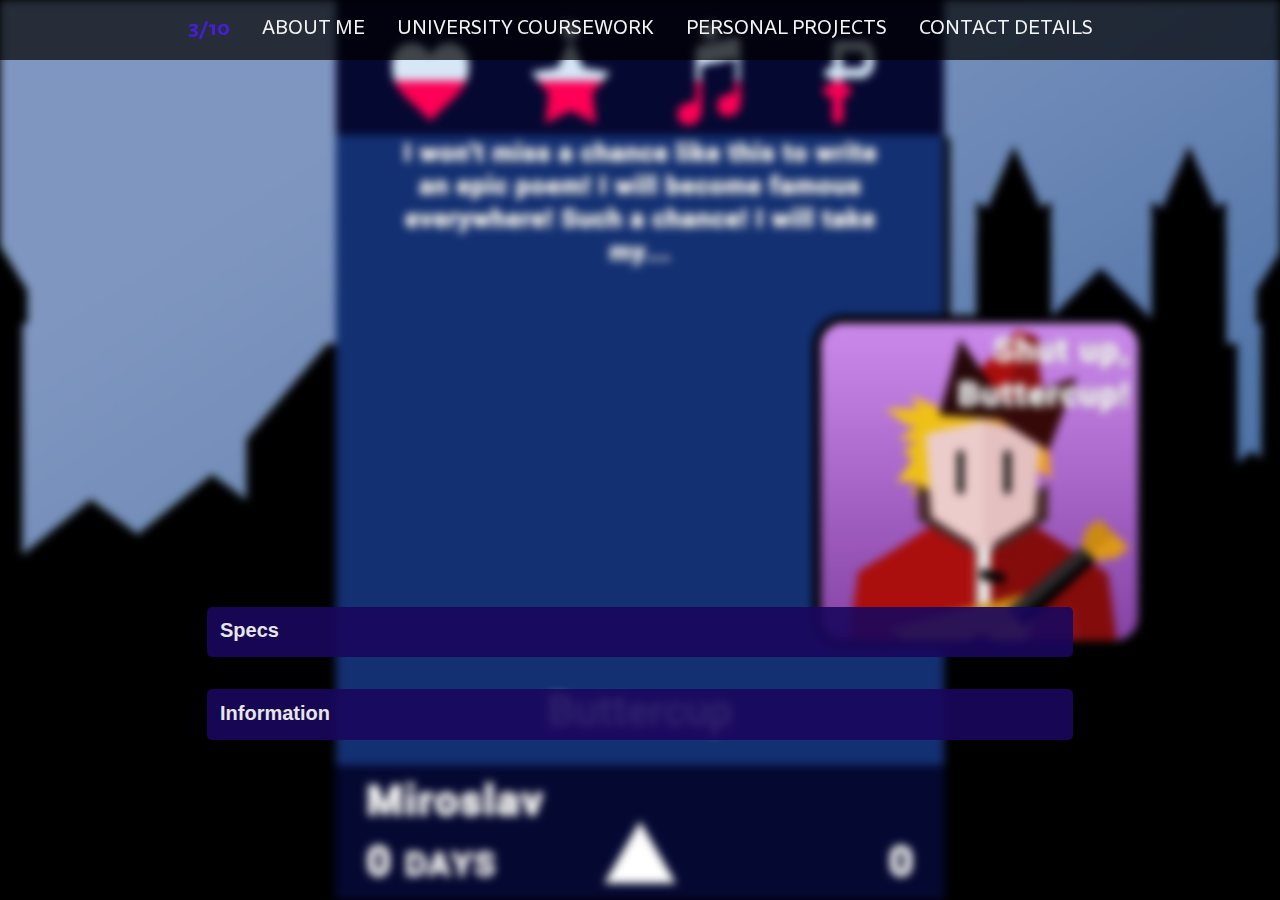
<file: 3_10.html>
<!DOCTYPE html>
<html lang="en">
<head>
  <meta charset="UTF-8">
  <meta name="viewport" content="width=device-width, initial-scale=1.0">
  <meta http-equiv="X-UA-Compatible" content="ie=edge">
  <link rel="shortcut icon" href="images\feather.png" type="image/x-icon" />
  <link rel="stylesheet" href="\font\stylesheet.css">
  <link rel="stylesheet" href="css/styles.css">
  <link rel="stylesheet" href="css/stylesheet.css">
  <title>3/10</title>
</head>
<body>
  <nav class="navbar" id="threeTen">
    <ul>
      <li id="threeTen-title"><b>3/10</b></li>
      <li><a href="./index.html#intro">About Me</a></li>
      <li class="dropdown">
        <a href="./index.html#university_coursework">University Coursework</a>
        <div class="dropdown-content">
          <a href="dissertation.html">Final Year Project</a>
          <a href="physicsEngine.html">Physics Engine</a>
          <a href="volcanoScene.html">Volcano Scene</a>
        </div>
      </li>
      <li class="dropdown">
        <a href="./index.html#personal_projects" class="dropbtn">Personal Projects</a>
        <div class="dropdown-content">
          <a href="killerWave.html">KillerWave</a>
          <a href="itinery.html">Itinery</a>
          <a href="3_10.html">3/10</a>
          <a href="3_2_Meow.html">3 2 Meow!</a>
        </div>
      </li>
      <li class="dropdown"><a href="./index.html#contactDetails">Contact Details</a></li>
    </ul>
  </nav>

  <div id="threeTen-background" class="background"></div>

  <div class="content">
    <iframe class="embededVideo" width="840" height="472.5" src="https://www.youtube.com/embed/G7M214Tz8Yw" frameborder="0"
    allow="accelerometer; autoplay; clipboard-write; encrypted-media; gyroscope; picture-in-picture"
    allowfullscreen></iframe>

    <div class="dropdowns" id="threeTen-dropdowns">
      <button type="button" class="dropdown-header">Specs</button>
      <div class="drop-content">
        <table id="specsTable">
          <tr><td class="table-title">Project Status</td><td class="table-property">Paused</td></tr>
          <tr><td class="table-title">Project Type</td><td class="table-property">Personal Project</td></tr>
          <tr><td class="table-title">Software Used</td><td class="table-property">Unity, GitHub, Photoshop CS6, Visual Studio</td></tr>
          <tr><td class="table-title">Languages Used</td><td class="table-property">C#</td></tr>
          <tr><td class="table-title">Primary Role(s)</td><td class="table-property">Game Designer, Programmer, Designer</td></tr>
        </table>
      </div>
    </div>

    <div class="dropdowns" id="threeTen-dropdowns">
      <button type="button" class="dropdown-header">Information</button>
      <div class="drop-content">
        <p>This is a <span>prototype for a text RPG</span>, inspired by “<a href="https://store.steampowered.com/app/474750/Reigns/">Reigns</a>“. The player is <span>constantly choosing between two options</span> to progress the story, fulfill various achievements and survive for as long as possible.</p>
        <p><span>Everything was drawn by myself</span> - tried minimalism here.</p>
        <p>Everything is <span>easily scalable</span>, so can be easily adopted for any platform.</p>
        <p>It is <span>inspired by slavic folk tales</span>, with characters like <a href="https://en.wikipedia.org/wiki/Koschei">Koschei the Deathless</a>, <a href="https://en.wikipedia.org/wiki/Firebird_(Slavic_folklore)">Firebird</a>, <a href="https://en.wikipedia.org/wiki/Leshy">Leshy</a> and <a href="https://en.wikipedia.org/wiki/Baba_Yaga">Baba Yaga</a>. Of course, some adaptation will be required, for example, changing russian “tsarevna” to “princess”.</p>
        <p><span>All the game mechanics are implemented</span>, only story requires finishing touches.</p>
      </div>
    </div>
  </div>

  <script type="text/javascript" src="script.js"></script>
</body>
</html>
</file>
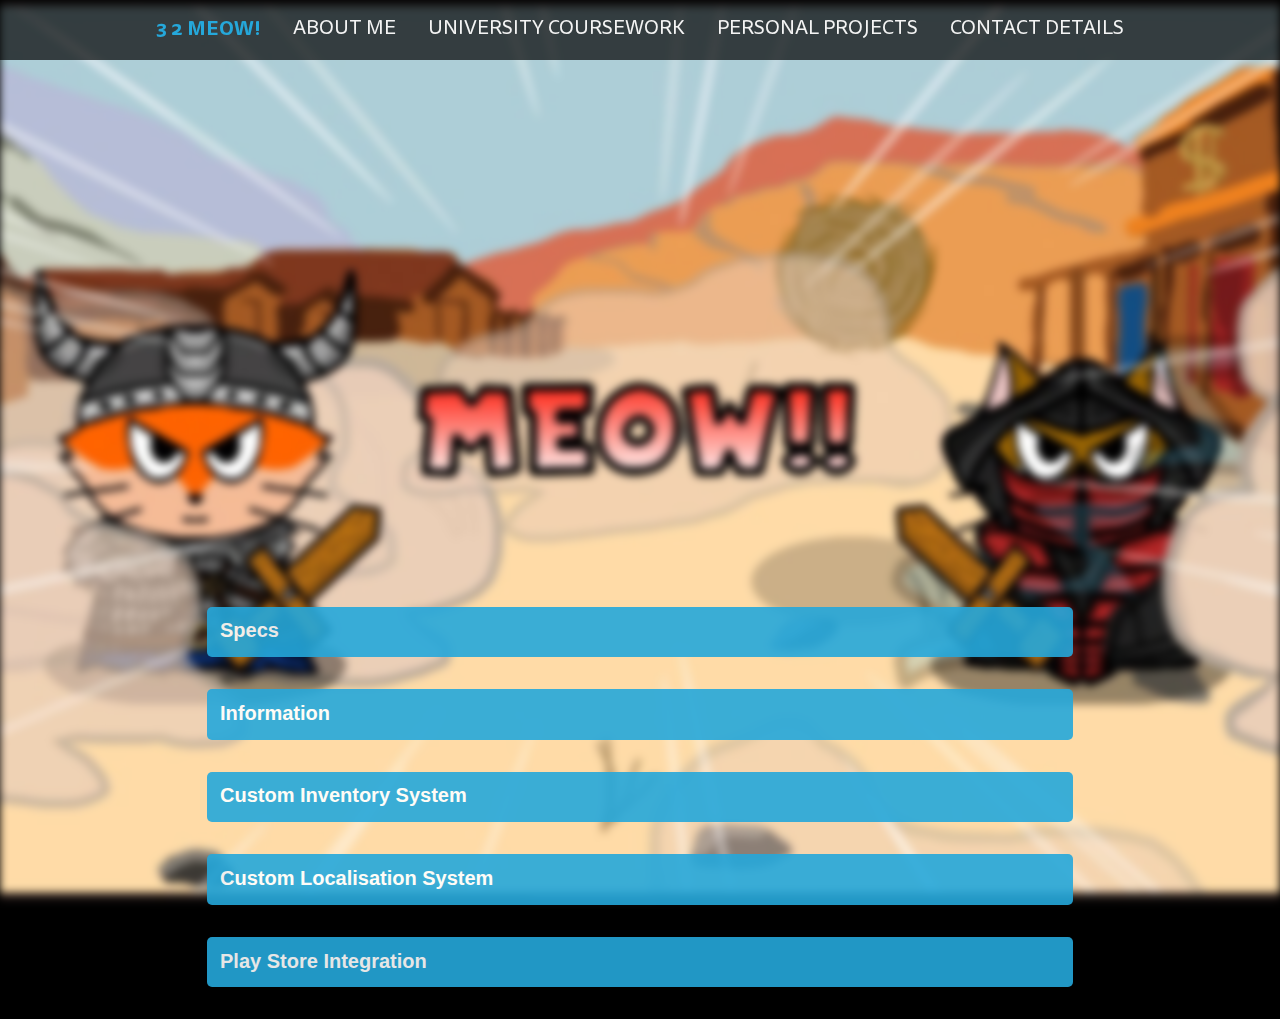
<file: 3_2_Meow.html>
<!DOCTYPE html>
<html lang="en">
<head>
  <meta charset="UTF-8">
  <meta name="viewport" content="width=device-width, initial-scale=1.0">
  <meta http-equiv="X-UA-Compatible" content="ie=edge">
  <link rel="shortcut icon" href="images\feather.png" type="image/x-icon" />
  <link rel="stylesheet" href="\font\stylesheet.css">
  <link rel="stylesheet" href="css/styles.css">
  <link rel="stylesheet" href="css/stylesheet.css">
  <title>3 2 Meow!</title>
</head>
<body>

  <nav class="navbar" id="clashOfCats">
    <ul>
      <li id="clashOfCats-title"><b>3 2 Meow!</b></li>
      <li class="dropdown"><a href="./index.html#intro">About Me</a></li>
      <li class="dropdown">
        <a href="./index.html#university_coursework">University Coursework</a>
        <div class="dropdown-content">
          <a href="dissertation.html">Final Year Project</a>
          <a href="physicsEngine.html">Physics Engine</a>
          <a href="volcanoScene.html">Volcano Scene</a>
        </div>
      </li>
      <li class="dropdown">
        <a href="./index.html#personal_projects" class="dropbtn">Personal Projects</a>
        <div class="dropdown-content">
          <a href="killerWave.html">KillerWave</a>
          <a href="itinery.html">Itinery</a>
          <a href="3_10.html">3/10</a>
          <a href="3_2_Meow.html">3 2 Meow!</a>
        </div>
      </li>
      <li class="dropdown"><a href="./index.html#contactDetails">Contact Details</a></li>
    </ul>
  </nav>

  <div id="clashOfCats-background" class="background"></div>

  <div class="content">
    <iframe class="embededVideo" width="840" height="472.5" src="https://www.youtube.com/embed/NuX984x2cIA" title="YouTube video player" style="padding-top: 2.5%" frameborder="0" 
    allow="accelerometer; autoplay; clipboard-write; encrypted-media; gyroscope; picture-in-picture" 
    allowfullscreen></iframe>

    <div class="dropdowns" id="clashOfCats-dropdowns">
      <button type="button" class="dropdown-header">Specs</button>
      <div class="drop-content">
        <table id="specsTable">
          <tr><td class="table-title">Project Status</td><td class="table-property">Released</td></tr>
          <tr><td class="table-title">Project Type</td><td class="table-property">Personal</td></tr>
          <tr><td class="table-title">Software Used</td><td class="table-property">Unity 3D, Visual Studio, Adobe Photoshop</td></tr>
          <tr><td class="table-title">Languages Used</td><td class="table-property">C#</td></tr>
          <tr><td class="table-title">Primary Role(s)</td><td class="table-property">Programmer, Game Developer, Lead Artist</td></tr>
        </table>
      </div>
    </div>

    <div class="dropdowns" id="clashOfCats-dropdowns">
      <button type="button" class="dropdown-header">Information</button>
      <div class="drop-content">
        <p>Initially this was planned as a small indie game project to be developed in month or two that would be my first shipped title.</p>
        <p>As always, game specification was evolving along with the development, so the initial deadlines weren't met.</p>
        <p>After working on it for quite a while I was able to <span>release it</span>!</p>
        <br>
        <p>Basically, this is a bit more complicated rock-paper-scissors game.</p>
        <p>With 5 classes to choose from, each having unique mechanics and abilities.</p>
      </div>
    </div>

    <div class="dropdowns" id="clashOfCats-dropdowns">
      <button type="button" class="dropdown-header">Custom Inventory System</button>

      <div class="drop-content">
        <iframe class="embededVideo" width="840" height="472.5" src="https://www.youtube.com/embed/sQRfEc_N9eg" frameborder="0"
          allow="accelerometer; autoplay; clipboard-write; encrypted-media; gyroscope; picture-in-picture"
          allowfullscreen></iframe>
        <p>I have developed an <span>automatic inventory system</span> that creates required tabs and fills them with various items.</p>
      </div>
    </div>

    <div class="dropdowns" id="clashOfCats-dropdowns">
      <button type="button" class="dropdown-header">Custom Localisation System</button>

      <div class="drop-content">
        <p>I wasn't aware that Unity dev team have finally released their Localisation System, so I have created my own.</p>
        <p>It has turned out to be a good decision, since besides gaining additional experience it allowed me to easily share my localisation files with firends who were doing translations and it was easier to understand and implement.</p>
        <img src="images/32Meow_localisation.jpg" alt="Localisation System">
      </div>
    </div>

    <div class="dropdowns" id="clashOfCats-dropdowns">
      <button type="button" class="dropdown-header">Play Store Integration</button>

      <div class="drop-content">
        <p>One of the reasons I have started this project was learning how Android games, Play Store and its services work.</p>
        <p>That was one of the hardest and time consuming tasks for this project, but I have gained loads of experience on developing, building, debugging, publishing Android applications.</p>
        <p>Additionally, gained an understanding of Play Store - certificates, testing and release phases, configuration.</p>
        <p>Finally, I have managed to integrate Play Services such as cloud saving, advertisements and purchases.</p>
      </div>
    </div>

  </div>

  <script type="text/javascript" src="script.js"></script>
</body>
</html>
</file>
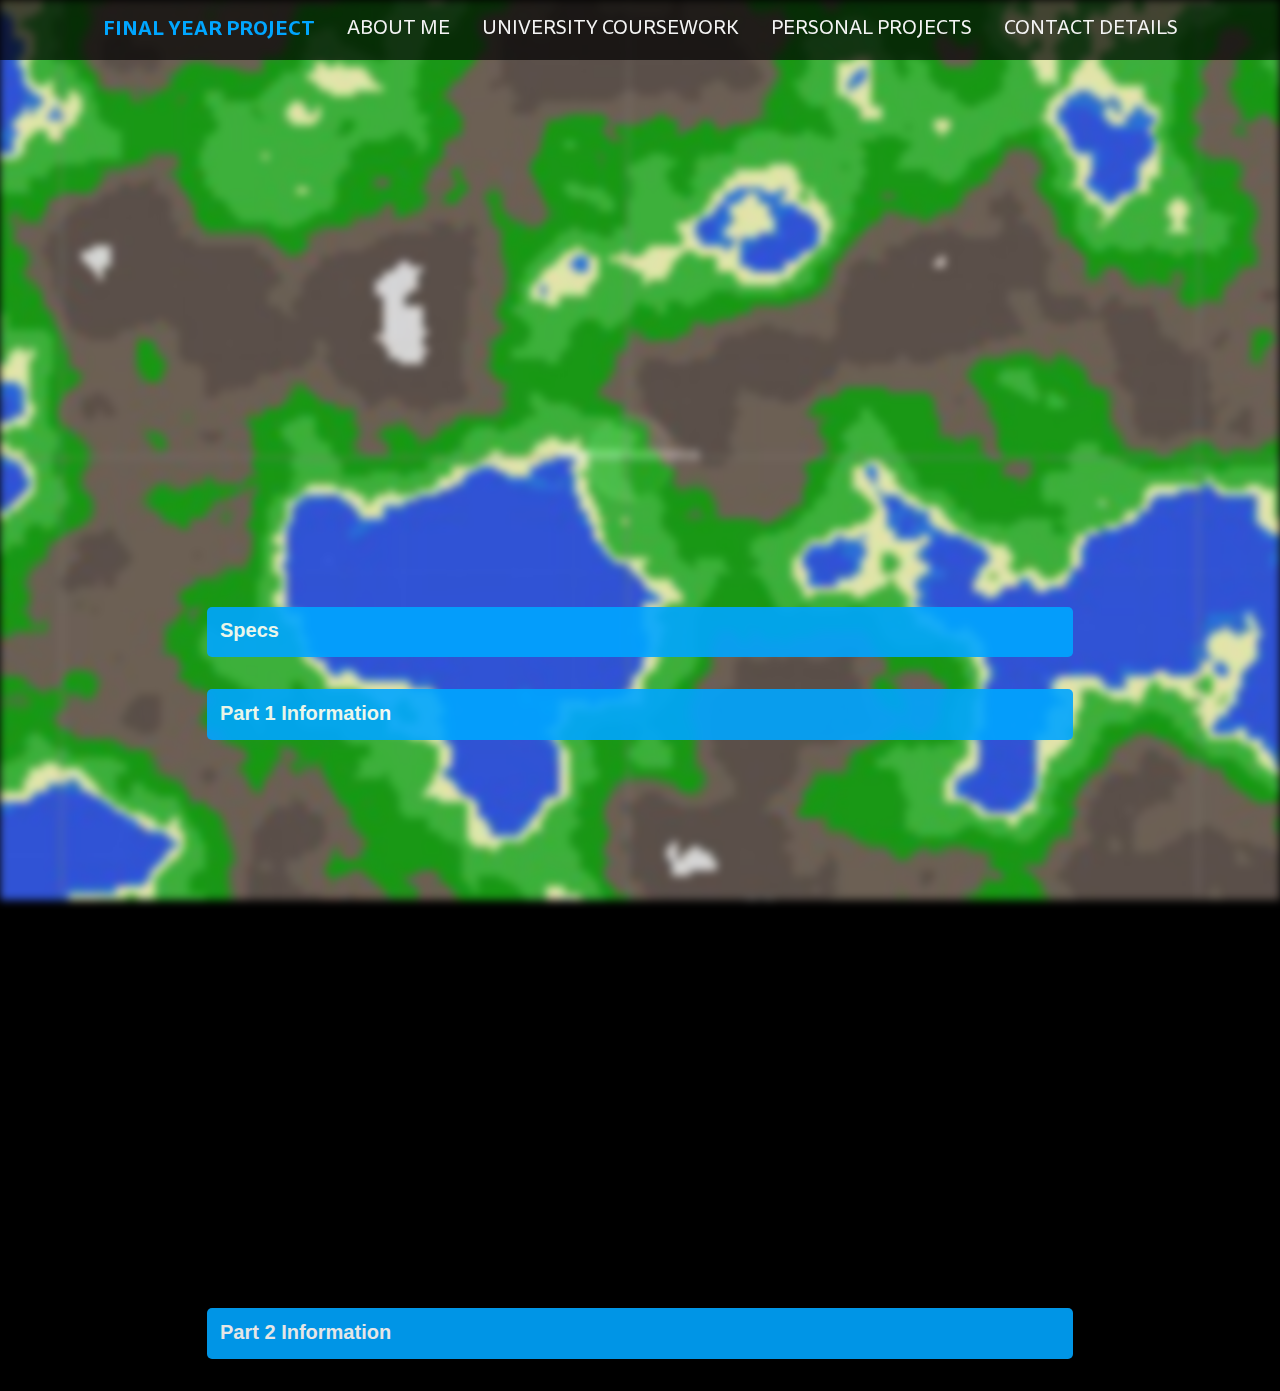
<file: dissertation.html>
<!DOCTYPE html>
<html lang="en">
<head>
  <meta charset="UTF-8">
  <meta name="viewport" content="width=device-width, initial-scale=1.0">
  <meta http-equiv="X-UA-Compatible" content="ie=edge">
  <link rel="shortcut icon" href="images\feather.png" type="image/x-icon">
  <link rel="stylesheet" href="css/stylesheet.css">
  <link rel="stylesheet" href="css/styles.css">
  <link rel="stylesheet" href="\font\stylesheet.css">
  <title>Final Year Project</title>
</head>
<body>
  <nav class="navbar" id="dissertation">
    <ul>
      <li id="dissertation-title"><b>Final Year Project</b></li>
      <li class="dropdown"><a href="./index.html#intro">About Me</a></li>
      <li class="dropdown">
        <a href="./index.html#university_coursework">University Coursework</a>
        <div class="dropdown-content">
          <a href="dissertation.html">Final Year Project</a>
          <a href="physicsEngine.html">Physics Engine</a>
          <a href="volcanoScene.html">Volcano Scene</a>
        </div>
      </li>
      <li class="dropdown">
        <a href="./index.html#personal_projects" class="dropbtn">Personal Projects</a>
        <div class="dropdown-content">
          <a href="killerWave.html">KillerWave</a>
          <a href="itinery.html">Itinery</a>
          <a href="3_10.html">3/10</a>
          <a href="3_2_Meow.html">3 2 Meow!</a>
        </div>
      </li>
      <li class="dropdown"><a href="./index.html#contactDetails">Contact Details</a></li>
    </ul>
  </nav>

  <div id="dissertation-background" class="background"></div>

  <div class="content">
    <iframe class="embededVideo" width="840" height="472.5" src="https://www.youtube.com/embed/RzKs3nItJc4" frameborder="0"
    allow="accelerometer; autoplay; clipboard-write; encrypted-media; gyroscope; picture-in-picture"
    allowfullscreen></iframe>

    <div class="dropdowns" id="dissertation-dropdowns">
      <button type="button" class="dropdown-header">Specs</button>
      <div class="drop-content">
        <table id="specsTable">
          <tr><td class="table-title">Project Status</td><td class="table-property">Finished</td></tr>
          <tr><td class="table-title">Project Type</td><td class="table-property">University Coursework</td></tr>
          <tr><td class="table-title">Software Used</td><td class="table-property">Unity, GitHub, Visual Studio</td></tr>
          <tr><td class="table-title">Languages Used</td><td class="table-property">C#</td></tr>
          <tr><td class="table-title">Primary Role(s)</td><td class="table-property">Programmer</td></tr>
        </table>
      </div>
    </div>

    <div class="dropdowns" id="dissertation-dropdowns">
      <button type="button" class="dropdown-header">Part 1 Information</button>
      <div class="drop-content">
        <p>This is a <span>final year project</span> for Stage 3 at the Newcastle University. The aim is to create a tool to <span>procedurally generate coherent city</span> that considers <span>terrain and does zone planning</span>.</p>
        <p>At the moment <span>terrain generation is complete</span>. It uses <span>noise and regions to create a 2d map</span>, that is used when generating vertices for a <span>3D mesh</span>.</p>
        <p>City generation is done via the <a href="https://en.wikipedia.org/wiki/L-system">L-Systems</a> – collection of symbols that <span>recursively generates</span> other collection based on a provided rule. Then this collection is resolved and translated into a <span>set of roads</span>.</p>
        <p>I have <span>edited inspector in Unity</span> to be able to <span>run generation without starting the application</span>. Besides saving time it allows me to <span>instantly see the changes applied</span> to the generation algorithms as everything is re-generated automatically when any of the values are changed.</p>
      </div>
    </div>

    <iframe class="embededVideo" width="840" height="472.5" src="https://www.youtube.com/embed/tNdMZvD6VcY" frameborder="0"
    allow="accelerometer; autoplay; clipboard-write; encrypted-media; gyroscope; picture-in-picture"
    allowfullscreen></iframe>

    <div class="dropdowns" id="dissertation-dropdowns">
      <button type="button" class="dropdown-header">Part 2 Information</button>
      <div class="drop-content">
        <p>Second part of this project was dedicated to generating city <span>on top of the previously generated landscape</span>.</p>
        <p>L-Systems were used to generate two key parts of the city - <span>old city</span> and <span>modern city</span>. Walls were placed around the old city using <span>Graham's scan</span> algorithm.</p>
        <p><span>Zoning</span> is used to create different districts for the modern city part. User can simply <span>upload any texture</span> which will be used to define 3 different areas: <span>industrial, commercial and residential</span>. Of course, user can select building types that belong to a particular zone, define their parameters and spawn rate.</p>
      </div>
    </div>

  </div>

  <script type="text/javascript" src="script.js"></script>
</body>
</html>
</file>
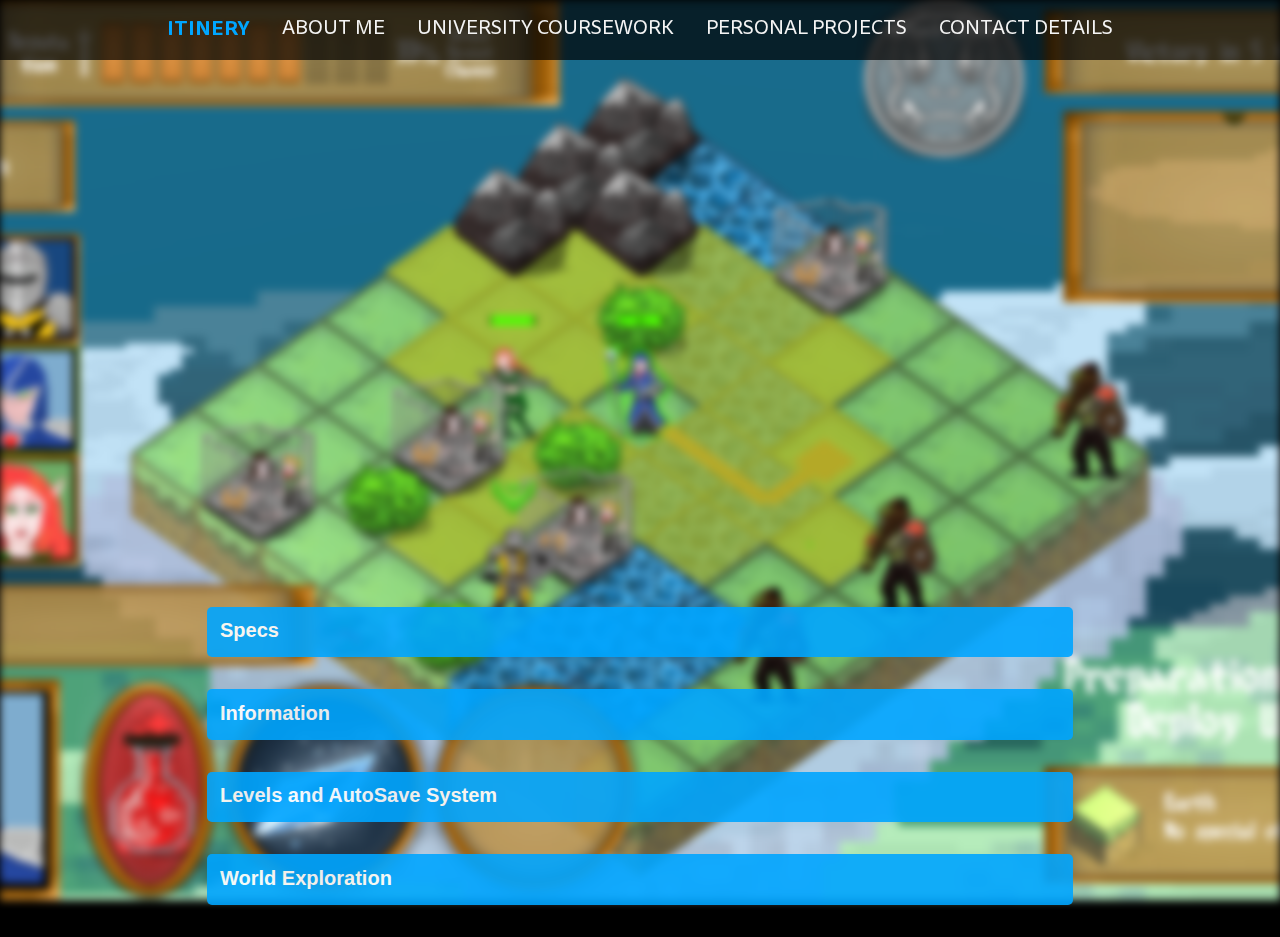
<file: itinery.html>
<!DOCTYPE html>
<html lang="en">
<head>
  <meta charset="UTF-8">
  <meta name="viewport" content="width=device-width, initial-scale=1.0">
  <meta http-equiv="X-UA-Compatible" content="ie=edge">
  <link rel="shortcut icon" href="images\feather.png" type="image/x-icon">
  <link rel="stylesheet" href="\font\stylesheet.css">
  <link rel="stylesheet" href="css/styles.css">
  <link rel="stylesheet" href="css/stylesheet.css">
  <title>Itinery</title>
</head>
<body>
  <nav class="navbar" id="dissertation">
    <ul>
      <li id="dissertation-title"><b>Itinery</b></li>
      <li class="dropdown"><a href="./index.html#intro">About Me</a></li>
      <li class="dropdown">
        <a href="./index.html#university_coursework">University Coursework</a>
        <div class="dropdown-content">
          <a href="dissertation.html">Final Year Project</a>
          <a href="physicsEngine.html">Physics Engine</a>
          <a href="volcanoScene.html">Volcano Scene</a>
        </div>
      </li>
      <li class="dropdown">
        <a href="./index.html#personal_projects" class="dropbtn">Personal Projects</a>
        <div class="dropdown-content">
          <a href="killerWave.html">KillerWave</a>
          <a href="itinery.html">Itinery</a>
          <a href="3_10.html">3/10</a>
          <a href="3_2_Meow.html">3 2 Meow!</a>
        </div>
      </li>
      <li class="dropdown"><a href="./index.html#contactDetails">Contact Details</a></li>
    </ul>
  </nav>

  <div id="itinery-background" class="background"></div>

  <div class="content">
    <iframe class="embededVideo" width="840" height="472.5" src="https://www.youtube.com/embed/7hy9p19qHPU" frameborder="0"
    allow="accelerometer; autoplay; clipboard-write; encrypted-media; gyroscope; picture-in-picture"
    allowfullscreen></iframe>

    <div class="dropdowns" id="itinery-dropdowns">
      <button type="button" class="dropdown-header">Specs</button>
      <div class="drop-content">
        <table id="specsTable">
          <tr><td class="table-title">Project Status</td><td class="table-property">Paused</td></tr>
          <tr><td class="table-title">Project Type</td><td class="table-property">Personal</td></tr>
          <tr><td class="table-title">Software Used</td><td class="table-property">Unity, GitHub, Photoshop CS6, Visual Studio</td></tr>
          <tr><td class="table-title">Languages Used</td><td class="table-property">C#</td></tr>
          <tr><td class="table-title">Primary Role(s)</td><td class="table-property">Game Designer, Programmer, Artist</td></tr>
        </table>
      </div>
    </div>

    <div class="dropdowns" id="itinery-dropdowns">
      <button type="button" class="dropdown-header">Information</button>
      <div class="drop-content">
        <p>This is a prototype for a <span>RPG, with tactical combat</span> inspired by “<a href="https://store.steampowered.com/app/590380/Into_the_Breach/">Into the Breach</a>“. The player <span>travels around the world</span>, <span>completes various quests</span> and <span>participates in a global story</span> by choosing various options in the dialogues.</p>
        <p>All the art <span>was drawn by myself</span>, much need to be redone, but it is probably suitable for a prototype.</p>
        <p>Gameplay is relatably simple – player needs to <span>survive several turns</span>, try to <span>fulfill necessary objectives</span> and <span>protect civilians</span> (people in cages in this level). Each turn enemies spawn in, move and prepare their attacks (which player can see and use for their advantage). Then the player can move his characters and use their skills.</p>
        <p>Currently skills are simple attacks (melee, ranged and ranged that flies over the obstacles) that <span>push objects</span>. I want to add <span>elements-based interaction</span>: poison attack poisons water, fire explodes when touching oil, fire is extinguished by water <a href="https://youtu.be/lqkFIqpSSqg?t=44">etc</a>.</p>
        <p>Initially I was developing it for the mobiles, so UI became a bit overcrowded. </p>
      </div>
    </div>
    <div class="dropdowns" id="itinery-dropdowns">
      <button type="button" class="dropdown-header">Levels and AutoSave System</button>
      <div class="drop-content">
        <p><span>Map is easily editable</span> – level object is created, then ground tiles (like water, mountains or grass) can be dragged into appropriate locations. To ease this, <span>“most common ground” fills entire ground</span> with the selected tile. The user can add Board decorations (such as bushes) and Board Objects (like enemies, trees or rocks). Each level can have unique music and ambient sound (also drag & drop).</p>
        <p>I have also implemented simple <span>save/load system</span> which creates autosave points (for example, when a player has picked certain option in a dialogue or after a combat encounter has finished).</p>
        <img src="images/levelSetup.png" alt="level editor">
      </div>
    </div>
    <div class="dropdowns" id="itinery-dropdowns">
      <button type="button" class="dropdown-header">World Exploration</button>
      <div class="drop-content">
        <p>As I have mentioned, the game consists of two parts – <span>tactical combat</span> and <span>world exploration</span>.
          At this moment, player can <span>move between several cities and villages</span>, <span>do quests</span> (marked temporarily as circles), buy <span>new weapons</span>, hire <span>new heroes</span> and <span>learn skills in the cities</span>.</p>
        <img src="images/worldMap.png" alt="World Map">
        <p>Speaking about quests and dialogues – each quest/dialogue is <span>stored in a text file</span>, and special tags like <span>r/c/sv</span> tell the program how to respond – <span>load next character’s phrase/ start combat/ give something to a player</span>.</p>
        <img src="images/dialogueFile.png" alt="Dialogue File">
      </div>
    </div>

  </div>

  <script type="text/javascript" src="script.js"></script>
</body>
</html>
</file>
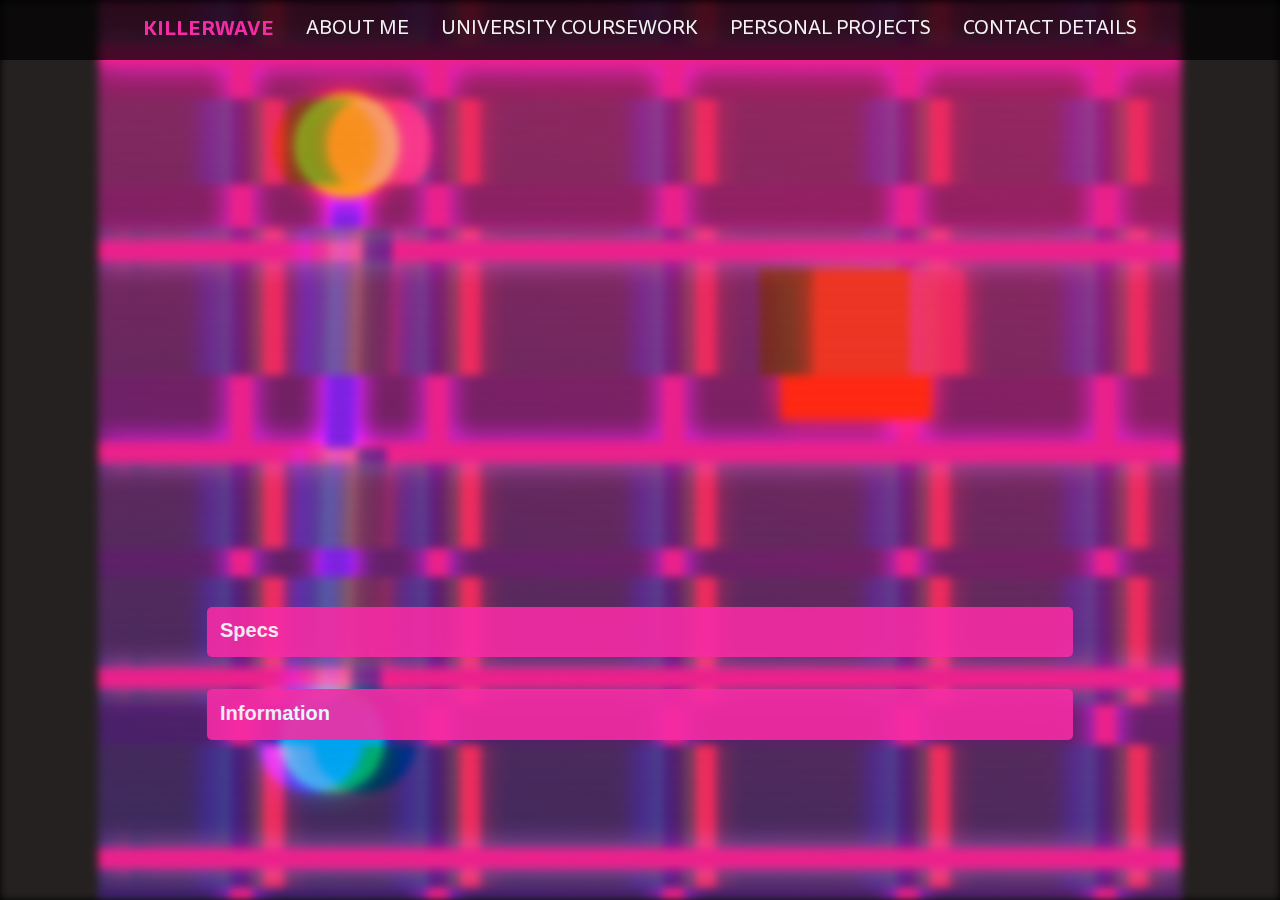
<file: killerWave.html>
<!DOCTYPE html>
<html lang="en">
<head>
  <meta charset="UTF-8">
  <meta name="viewport" content="width=device-width, initial-scale=1.0">
  <meta http-equiv="X-UA-Compatible" content="ie=edge">
  <link rel="shortcut icon" href="images\feather.png" type="image/x-icon" />
  <link rel="stylesheet" href="\font\stylesheet.css">
  <link rel="stylesheet" href="css/styles.css">
  <link rel="stylesheet" href="css/stylesheet.css">
  <title>KillerWave</title>
</head>
<body>
  <nav class="navbar" id="killerWave">
    <ul>
      <li id="killerwave-title"><b>KillerWave</b></li>
      <li class="dropdown"><a href="./index.html#intro">About Me</a></li>
      <li class="dropdown">
        <a href="./index.html#university_coursework">University Coursework</a>
        <div class="dropdown-content">
          <a href="dissertation.html">Final Year Project</a>
          <a href="physicsEngine.html">Physics Engine</a>
          <a href="volcanoScene.html">Volcano Scene</a>
        </div>
      </li>
      <li class="dropdown">
        <a href="./index.html#personal_projects" class="dropbtn">Personal Projects</a>
        <div class="dropdown-content">
          <a href="killerWave.html">KillerWave</a>
          <a href="itinery.html">Itinery</a>
          <a href="3_10.html">3/10</a>
          <a href="3_2_Meow.html">3 2 Meow!</a>
        </div>
      </li>
      <li class="dropdown"><a href="./index.html#contactDetails">Contact Details</a></li>
    </ul>
  </nav>

  <div id="killerwave-background" class="background"></div>

  <div class="content">
    <iframe class="embededVideo" width="840" height="472.5" src="https://www.youtube.com/embed/rNf2HIwZQjk" style="padding-top: 2.5%" frameborder="0"
    allow="accelerometer; autoplay; clipboard-write; encrypted-media; gyroscope; picture-in-picture"
    allowfullscreen></iframe>

    <div class="dropdowns" id="kw-dropdowns">
      <button type="button" class="dropdown-header">Specs</button>
      <div class="drop-content">
        <table id="specsTable">
          <tr><td class="table-title">Project Status</td><td class="table-property">Finished</td></tr>
          <tr><td class="table-title">Project Type</td><td class="table-property">Personal Project</td></tr>
          <tr><td class="table-title">Software Used</td><td class="table-property">Unity, GitHub, Photoshop CS6, Visual Studio</td></tr>
          <tr><td class="table-title">Languages Used</td><td class="table-property">C#</td></tr>
          <tr><td class="table-title">Primary Role(s)</td><td class="table-property">Game Designer, Programmer, Designer</td></tr>
        </table>
      </div>
    </div>

    <div class="dropdowns" id="kw-dropdowns">
      <button type="button" class="dropdown-header">Information</button>
      <div class="drop-content">
        <p>This is game submited for a <a href="https://itch.io/jam/brackeys-5">Brackeys Game Jam 2021</a>. This two-players game was developed <span>in a week</span>.</p>
        <p>Playable at https://fenx93.github.io/CSC3224Game/. Recommend using fullscreen.</p>
        <p>This is a two-players game that implements the idea <span>“Strong Together”</span>. As name suggests, when being relatively close to each other the players create a <span>line that can damage and destroy enemies</span>. </p>
        <p>Initially it had “<a href="https://github.com/staffantan/unity-vhsglitch">VHS Glitch</a>” effect which looked cool, but was a bit too distracting.</p>
        <p>Soundtrack was created by my friend <span>William Wiazinin</span>.</p>
      </div>
    </div>

  </div>

  <script type="text/javascript" src="script.js"></script>
  </body>
</html>
</file>
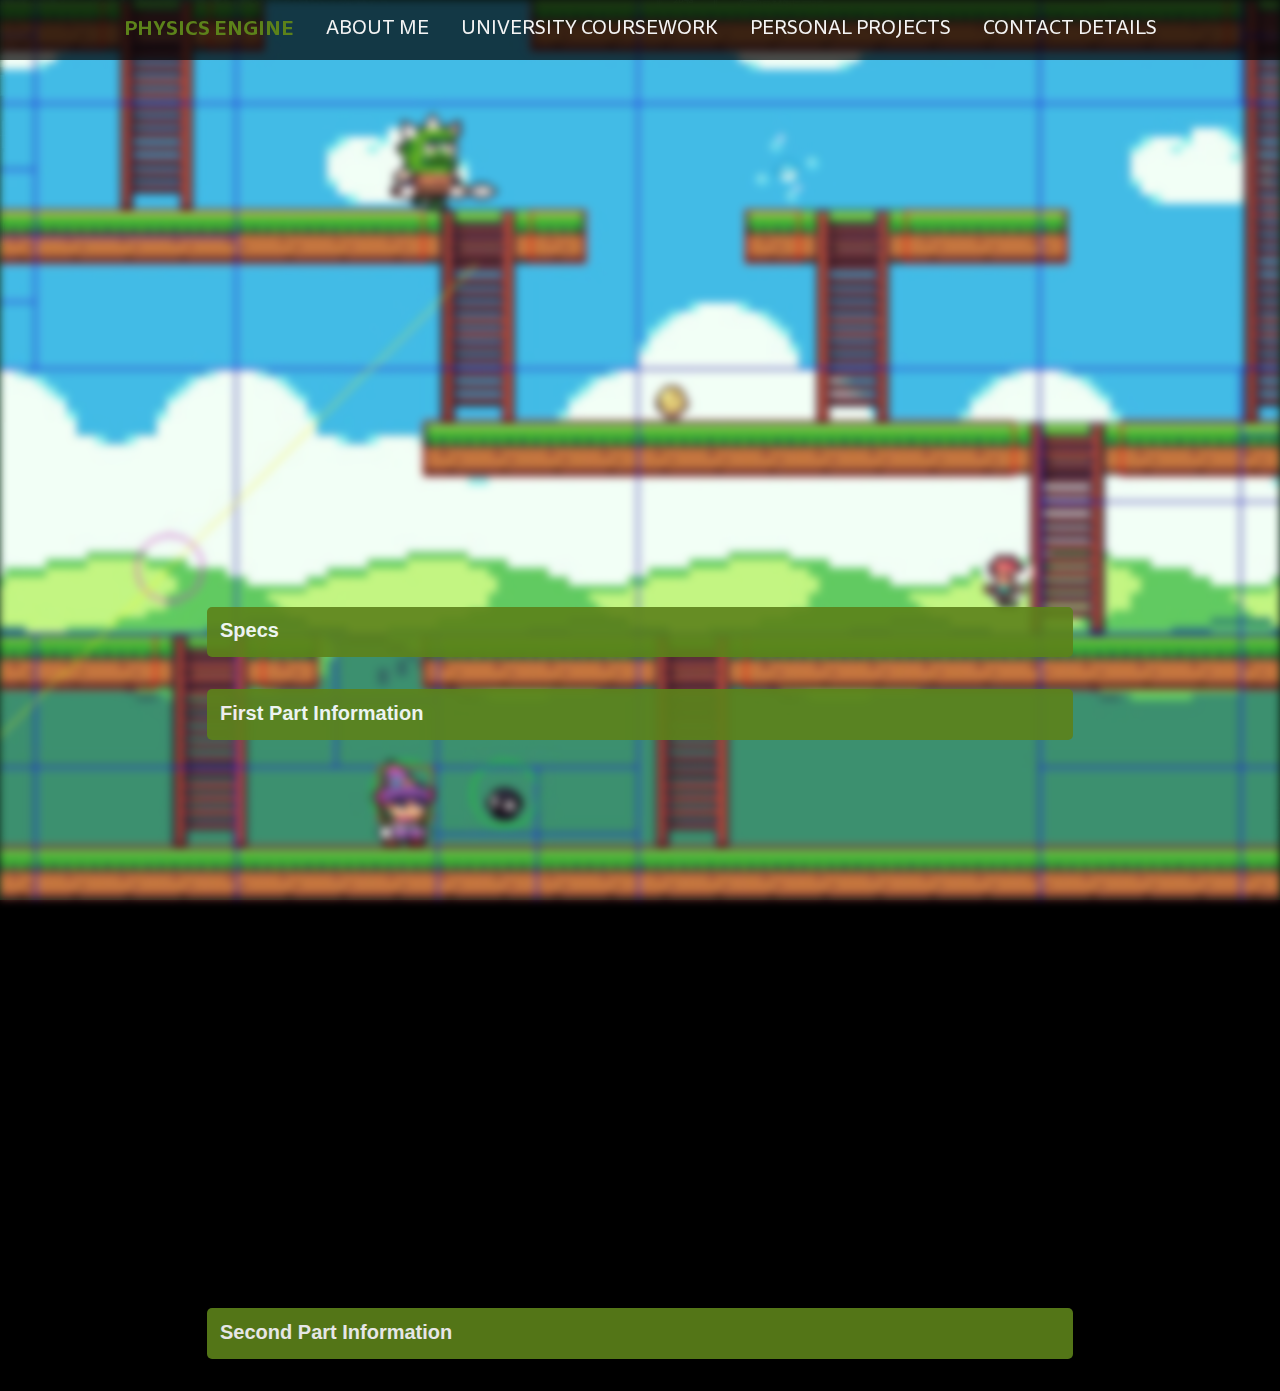
<file: physicsEngine.html>
<!DOCTYPE html>
<html lang="en">
<head>
  <meta charset="UTF-8">
  <meta name="viewport" content="width=device-width, initial-scale=1.0">
  <meta http-equiv="X-UA-Compatible" content="ie=edge">
  <link rel="shortcut icon" href="images\feather.png" type="image/x-icon" />
  <link rel="stylesheet" href="\font\stylesheet.css">
  <link rel="stylesheet" href="css/styles.css">
  <link rel="stylesheet" href="css/stylesheet.css">
  <title>Physics Engine</title>

</head>
<body>
  <div class="container">
    <nav class="navbar" id="engine">
      <ul>
        <li id="engine-title"><b>Physics Engine</b></li>
        <li><a href="./index.html#intro">About Me</a></li>
        <li class="dropdown">
          <a href="./index.html#university_coursework">University Coursework</a>
          <div class="dropdown-content" id="engine-dropdowns">
            <a href="dissertation.html">Final Year Project</a>
            <a href="physicsEngine.html">Physics Engine</a>
            <a href="volcanoScene.html">Volcano Scene</a>
          </div>
        </li>
        <li class="dropdown">
          <a href="./index.html#personal_projects" class="dropbtn">Personal Projects</a>
          <div class="dropdown-content" id="engine-dropdowns">
            <a href="killerWave.html">KillerWave</a>
            <a href="itinery.html">Itinery</a>
            <a href="3_10.html">3/10</a>
            <a href="3_2_Meow.html">3 2 Meow!</a>
          </div>
        </li>
        <li class="dropdown"><a href="./index.html#contactDetails">Contact Details</a></li>
      </ul>
    </nav>
  
    <div id="physicsBackground" class="background"></div>

    <div class="content">
      <iframe class="embededVideo" width="840" height="472.5" src="https://www.youtube.com/embed/c9rLsLA5_F4" frameborder="0"
      allow="accelerometer; autoplay; clipboard-write; encrypted-media; gyroscope; picture-in-picture"
      allowfullscreen></iframe>

      <div class="dropdowns" id="engine-dropdowns">
        <button type="button" class="dropdown-header">Specs</button>
        <div class="drop-content">
          <table id="specsTable">
            <tr><td class="table-title">Project Status</td><td class="table-property">Finished - has 2 submission parts</td></tr>
            <tr><td class="table-title">Project Type</td><td class="table-property">University Coursework</td></tr>
            <tr><td class="table-title">Software Used</td><td class="table-property">Visual Studio</td></tr>
            <tr><td class="table-title">Languages Used</td><td class="table-property">C++</td></tr>
            <tr><td class="table-title">Primary Role(s)</td><td class="table-property">Programmer</td></tr>
          </table>
        </div>
      </div>

      <div class="dropdowns" id="engine-dropdowns">
        <button type="button" class="dropdown-header">First Part Information</button>
        <div class="drop-content">
          <p>This is a <span>physics engine</span> submited for a CSC3222 (Gaming Simulations) module. It has movement based on the <span>Newtonian Dynamics</span> (forces, velocities), <span>collision detection</span> (sphere with sphere, sphere with box, box with box) and <span>physical collision response</span> such as impulse(the object is pushed back, preventing it from exiting the game area). </p>
          <p>Its performance is <span>optimised by broadphase</span> – quad tree nodes, where each node is divided into 4 nodes if it contains more than 2 objects in it. It continues recursively until a certain treshold is reached. Physics engine checks for collisions (happens each frame) by seeing if a low-level node has more than 1 object within. Then narrowphase checks these objects for a collision. <span>Graphical representation of the broadphase are blue rectangles.</span></p>
          <p><span>Additional optimisation</span> is achieved by combining every ground or wall tile into a list of large objects – graphically represented by red rectangles. It transforms over a hundred separate objects into several big ones, so the performance is increased drasctically.</p>
          <p>It is a first part of the coursework for this module, the second one adds <span>AI, pathfinding and flocking</span>.</p>
        </div>
      </div>

      <iframe class="embededVideo" width="840" height="472.5" src="https://www.youtube.com/embed/txwYtKNHg7Y" frameborder="0"
      allow="accelerometer; autoplay; clipboard-write; encrypted-media; gyroscope; picture-in-picture"
      allowfullscreen></iframe>

      <div class="dropdowns" id="engine-dropdowns">
        <button type="button" class="dropdown-header">Second Part Information</button>
        <div class="drop-content">
          <p>The game is finished with <span>all the necessary gameplay features implemented</span>. The player can collect fruits to earn score points and can climb ladders and fall from platforms with the gravity force applied. The player can shoot a spell that stuns enemies.</p>
          <p>Another key feature is game's AI. All enemies utilize complex state machine that allows a very expressive set of states - as everrything is encapsulated within calsses, its very easy to reuse the logic contained within them. <span>Pathfinding is implemented as the A* algorithm</span> that allows enemy to efficiently navigate throughout the level by considering various paths and making complex choices - for example, climbing the ladders up and dow or simply jumping from platform to platfrom. Finally, <span>flocking</span> is used to display a boid(multiple game entities moving as a single one) of pixies that moves towards the player.</p>
        </div>
      </div>

    </div>
  </div>

  <script type="text/javascript" src="script.js"></script>
</body>
</html>
</file>
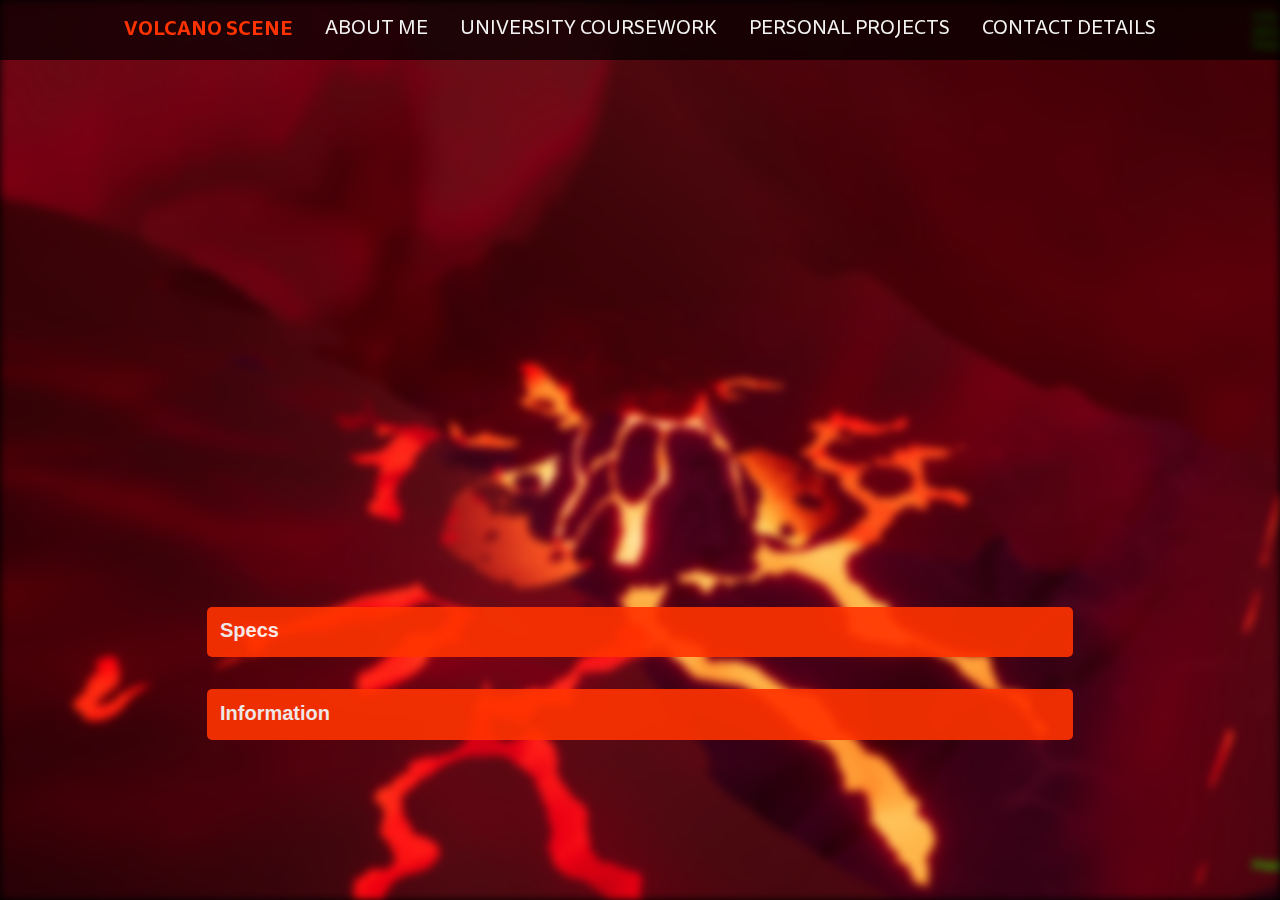
<file: volcanoScene.html>
<!DOCTYPE html>
<html lang="en">
<head>
  <meta charset="UTF-8">
  <meta name="viewport" content="width=device-width, initial-scale=1.0">
  <meta http-equiv="X-UA-Compatible" content="ie=edge">
  <link rel="shortcut icon" href="images\feather.png" type="image/x-icon" />
  <link rel="stylesheet" href="\font\stylesheet.css">
  <link rel="stylesheet" href="css/styles.css">
  <link rel="stylesheet" href="css/stylesheet.css">
  <title>Volcano Scene</title>
</head>
<body>
  <nav class="navbar" id="volcano">
    <ul>
      <li id="volcano-title"><b>Volcano Scene</b></li>
      <li class="dropdown"><a href="./index.html#intro">About Me</a></li>
      <li class="dropdown">
        <a href="./index.html#university_coursework">University Coursework</a>
        <div class="dropdown-content">
          <a href="dissertation.html">Final Year Project</a>
          <a href="physicsEngine.html">Physics Engine</a>
          <a href="volcanoScene.html">Volcano Scene</a>
        </div>
      </li>
      <li class="dropdown">
        <a href="./index.html#personal_projects" class="dropbtn">Personal Projects</a>
        <div class="dropdown-content">
          <a href="killerWave.html">KillerWave</a>
          <a href="itinery.html">Itinery</a>
          <a href="3_10.html">3/10</a>
          <a href="3_2_Meow.html">3 2 Meow!</a>
        </div>
      </li>
      <li class="dropdown"><a href="./index.html#contactDetails">Contact Details</a></li>
    </ul>
  </nav>

  <div id="volcano-background" class="background"></div>

  <div class="content">
    <iframe class="embededVideo" width="840" height="472.5" src="https://www.youtube.com/embed/aesb309yfq8" frameborder="0"
    allow="accelerometer; autoplay; clipboard-write; encrypted-media; gyroscope; picture-in-picture"
    allowfullscreen></iframe>

    <div class="dropdowns" id="volcano-dropdowns">
      <button type="button" class="dropdown-header">Specs</button>
      <div class="drop-content">
        <table id="specsTable">
          <tr><td class="table-title">Project Status</td><td class="table-property">Finished</td></tr>
          <tr><td class="table-title">Project Type</td><td class="table-property">University Coursework</td></tr>
          <tr><td class="table-title">Software Used</td><td class="table-property">Unity 3D, Blender</td></tr>
          <tr><td class="table-title">Languages Used</td><td class="table-property">C#, ShaderLab</td></tr>
          <tr><td class="table-title">Primary Role(s)</td><td class="table-property">3D Graphics Designer</td></tr>
        </table>
      </div>
    </div>

    <div class="dropdowns" id="volcano-dropdowns">
      <button type="button" class="dropdown-header">Information</button>
      <div class="drop-content">
        <p>This is a coursework submitted for the CSC3223(<span>Graphics for Games</span>) module. The requirement was to create a game scene with an alien planet that contains <span>loads of various graphics</span> and <span>keep it at 60fps</span> limit.</p>
        <p>As I have worked with <a href="https://www.blender.org/-">Blender</a>(3D modelling software) previously, I have <span>3d-modelled a volcano myself</span>.</p>
        <p>Used <span>particle systems</span> to create emitable smoke from the volcano, clouds, lava bubbles and burning ashes.</p>
        <p>Used realistic textures and wrote few <span>shaders for floating lava, lava bubbles and lava lakes</span>.</p>
        <p>Created <span>custom skybox</span> for the galaxy scene and added rotating planets with textures and custom shaders.</p>
        <p>Added camera movement to create <span>smooth transition from one scene to another</span>.</p>
    </div>
  </div>

  </div>

  <script type="text/javascript" src="script.js"></script>
</body>
</html>
</file>
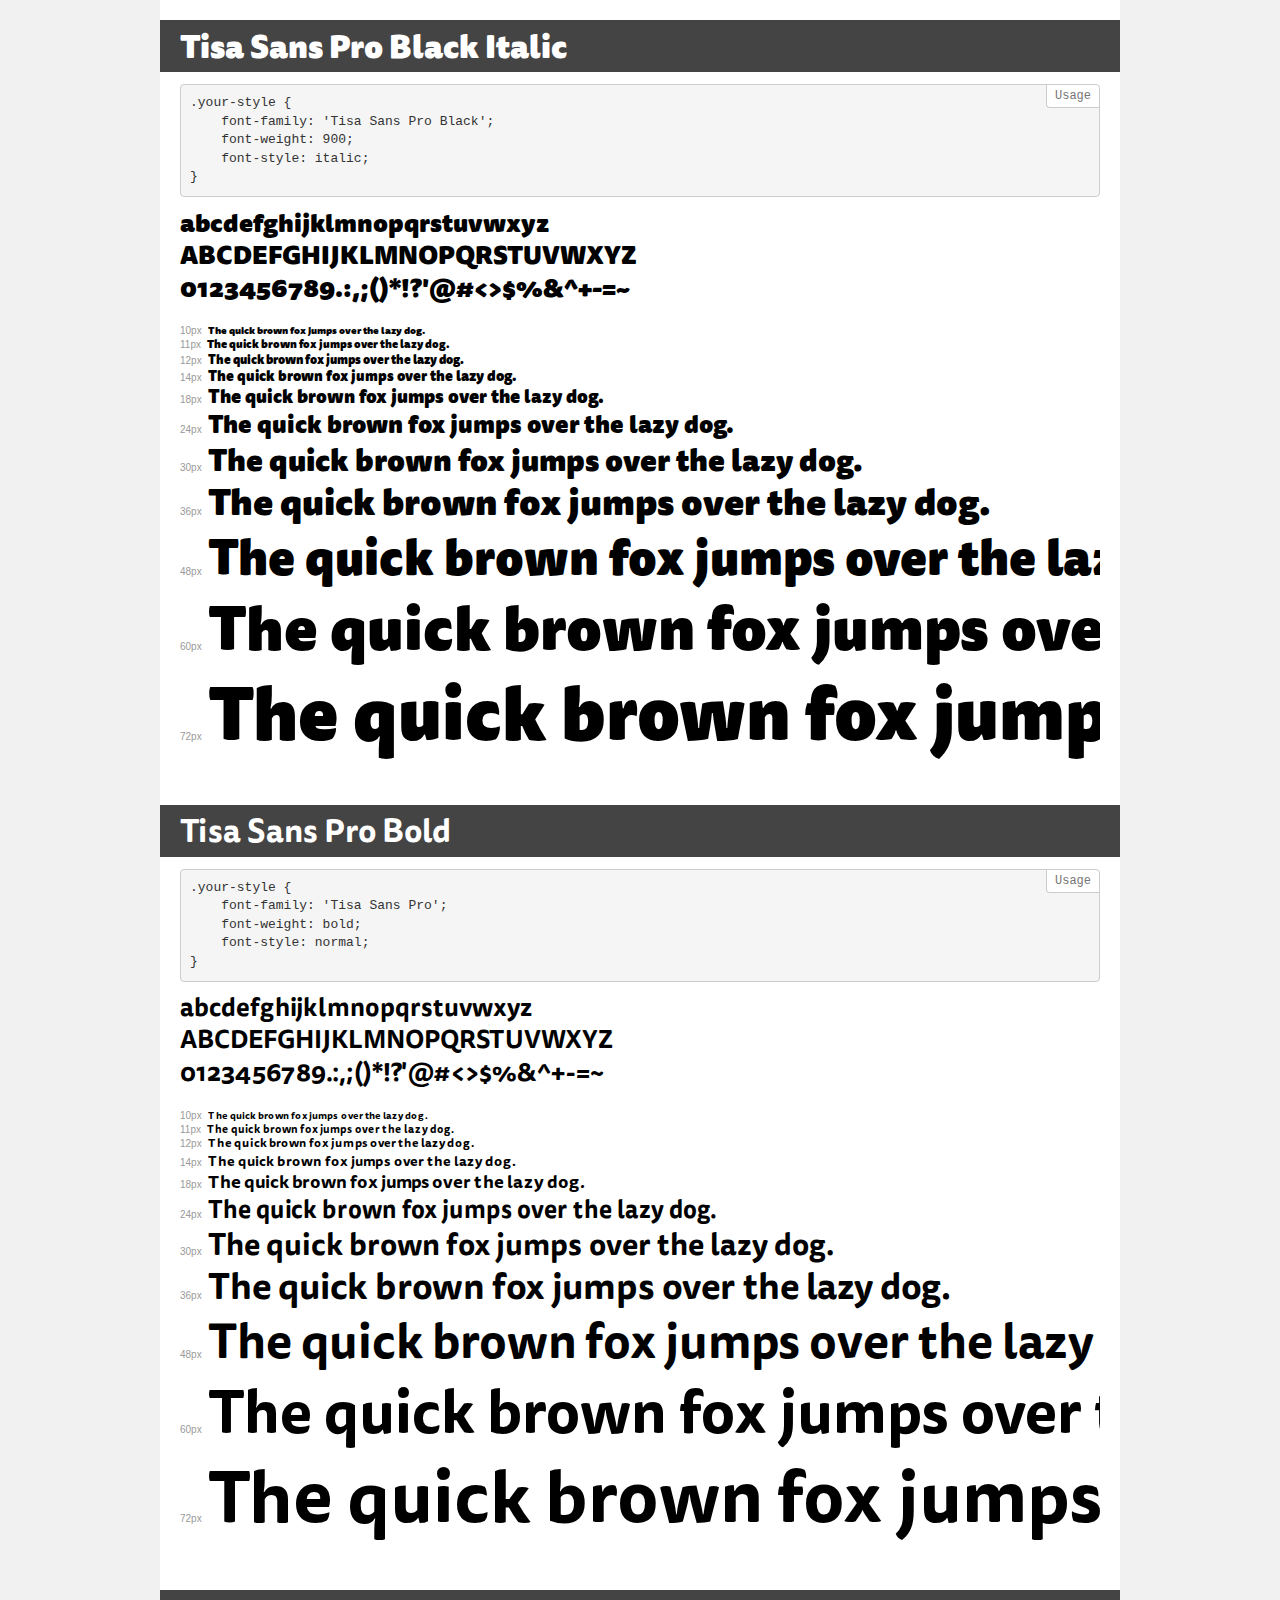
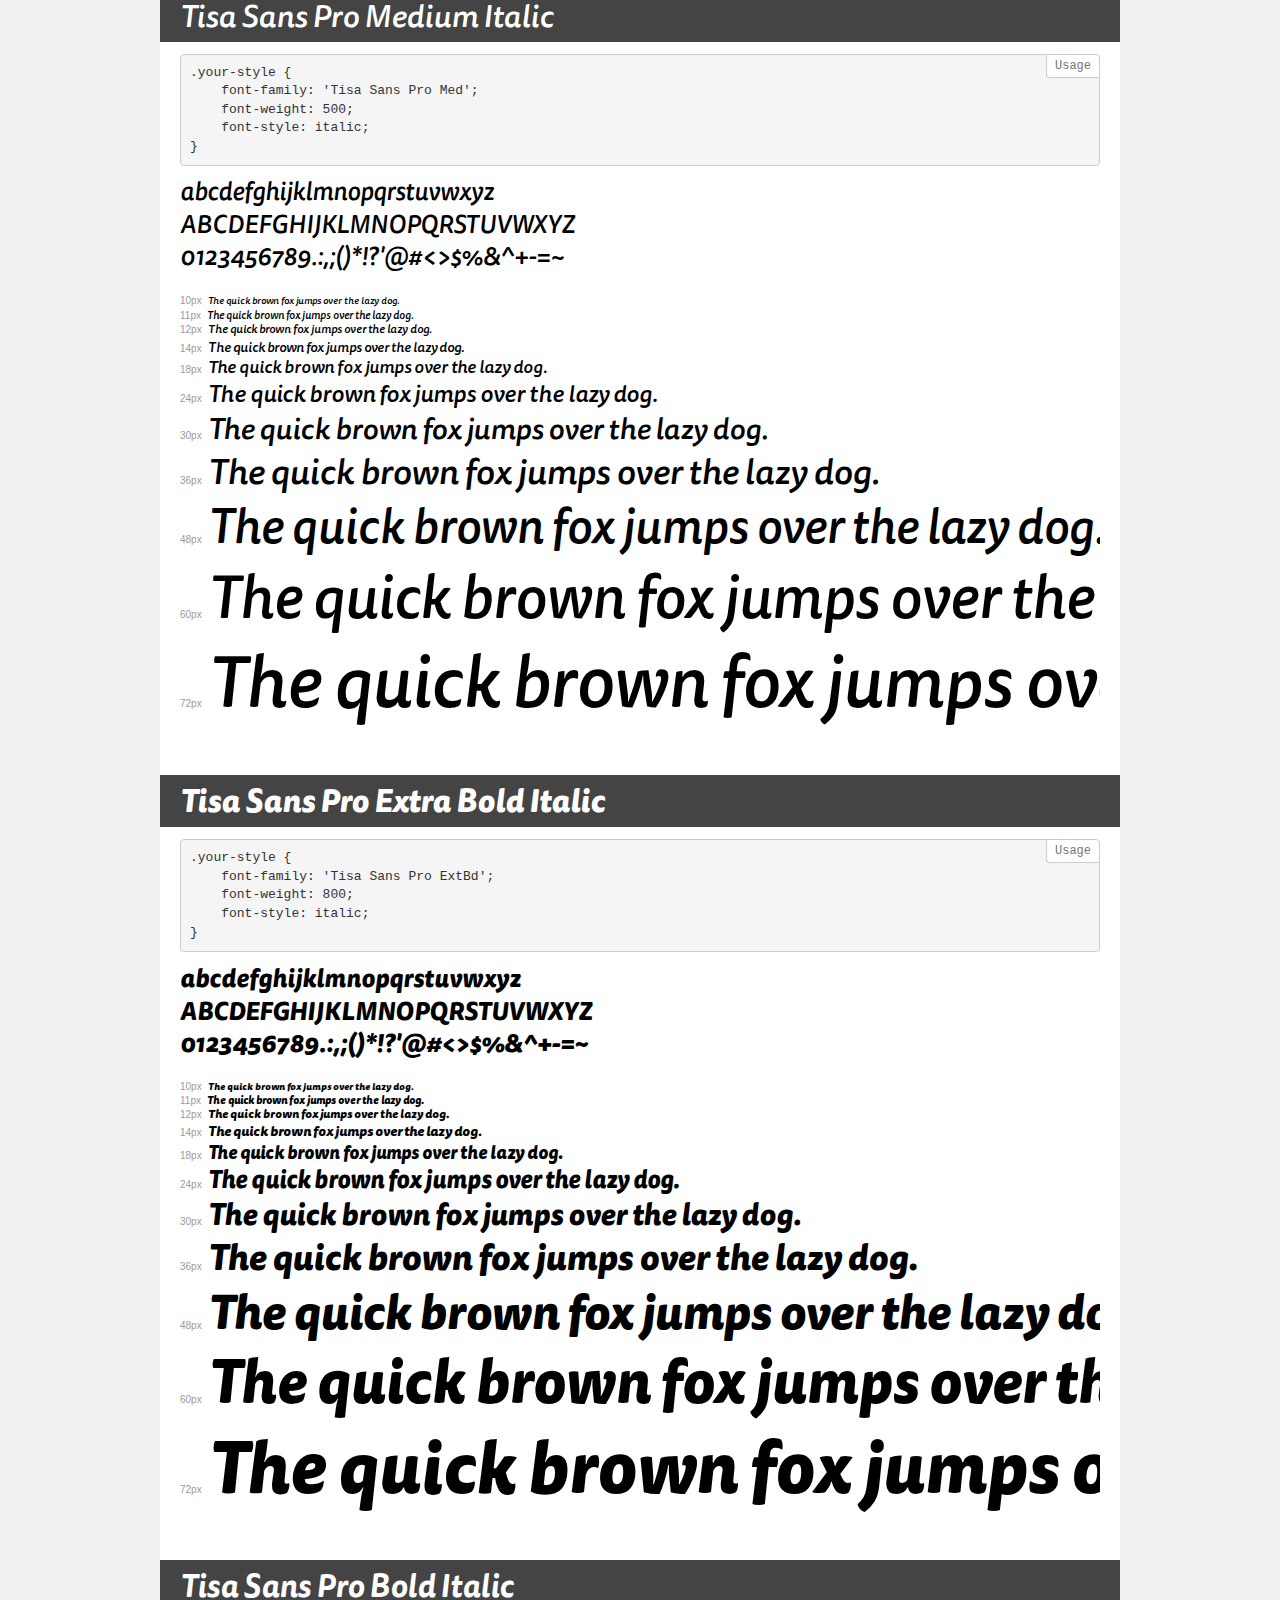
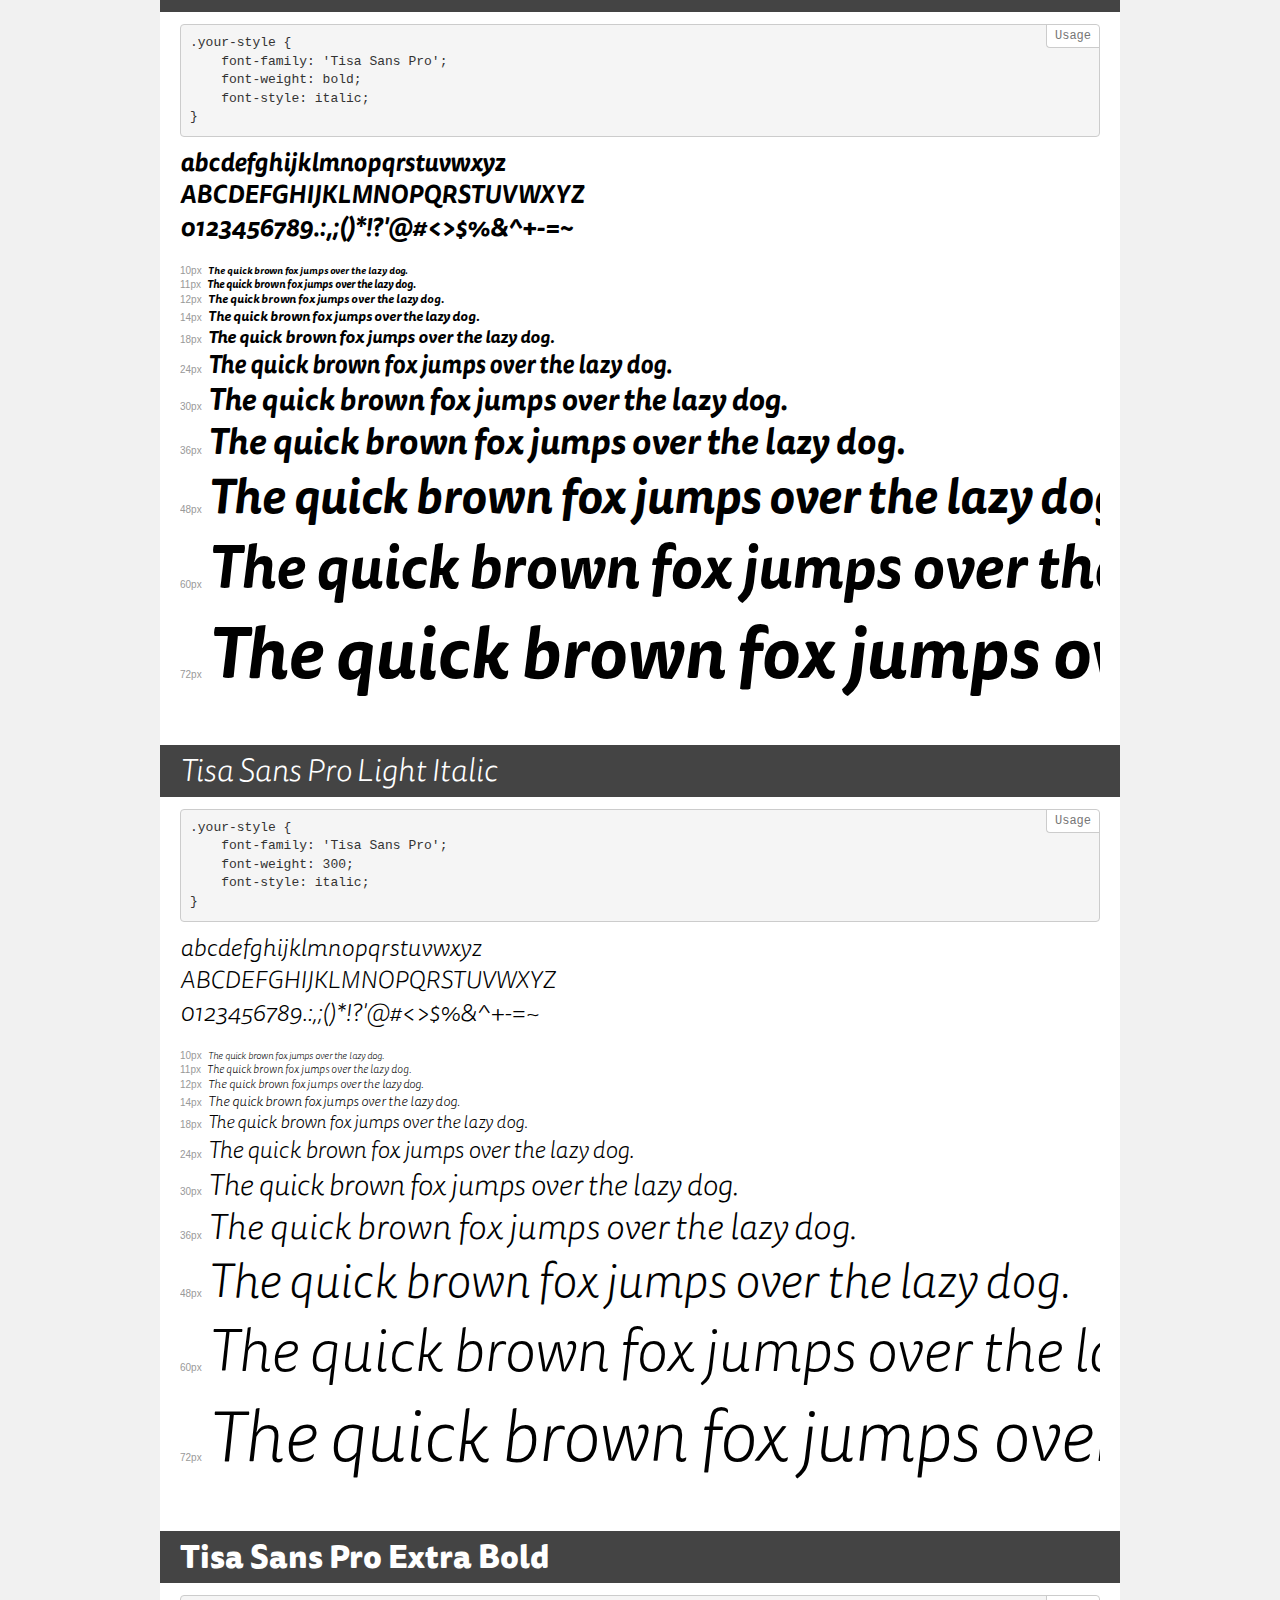
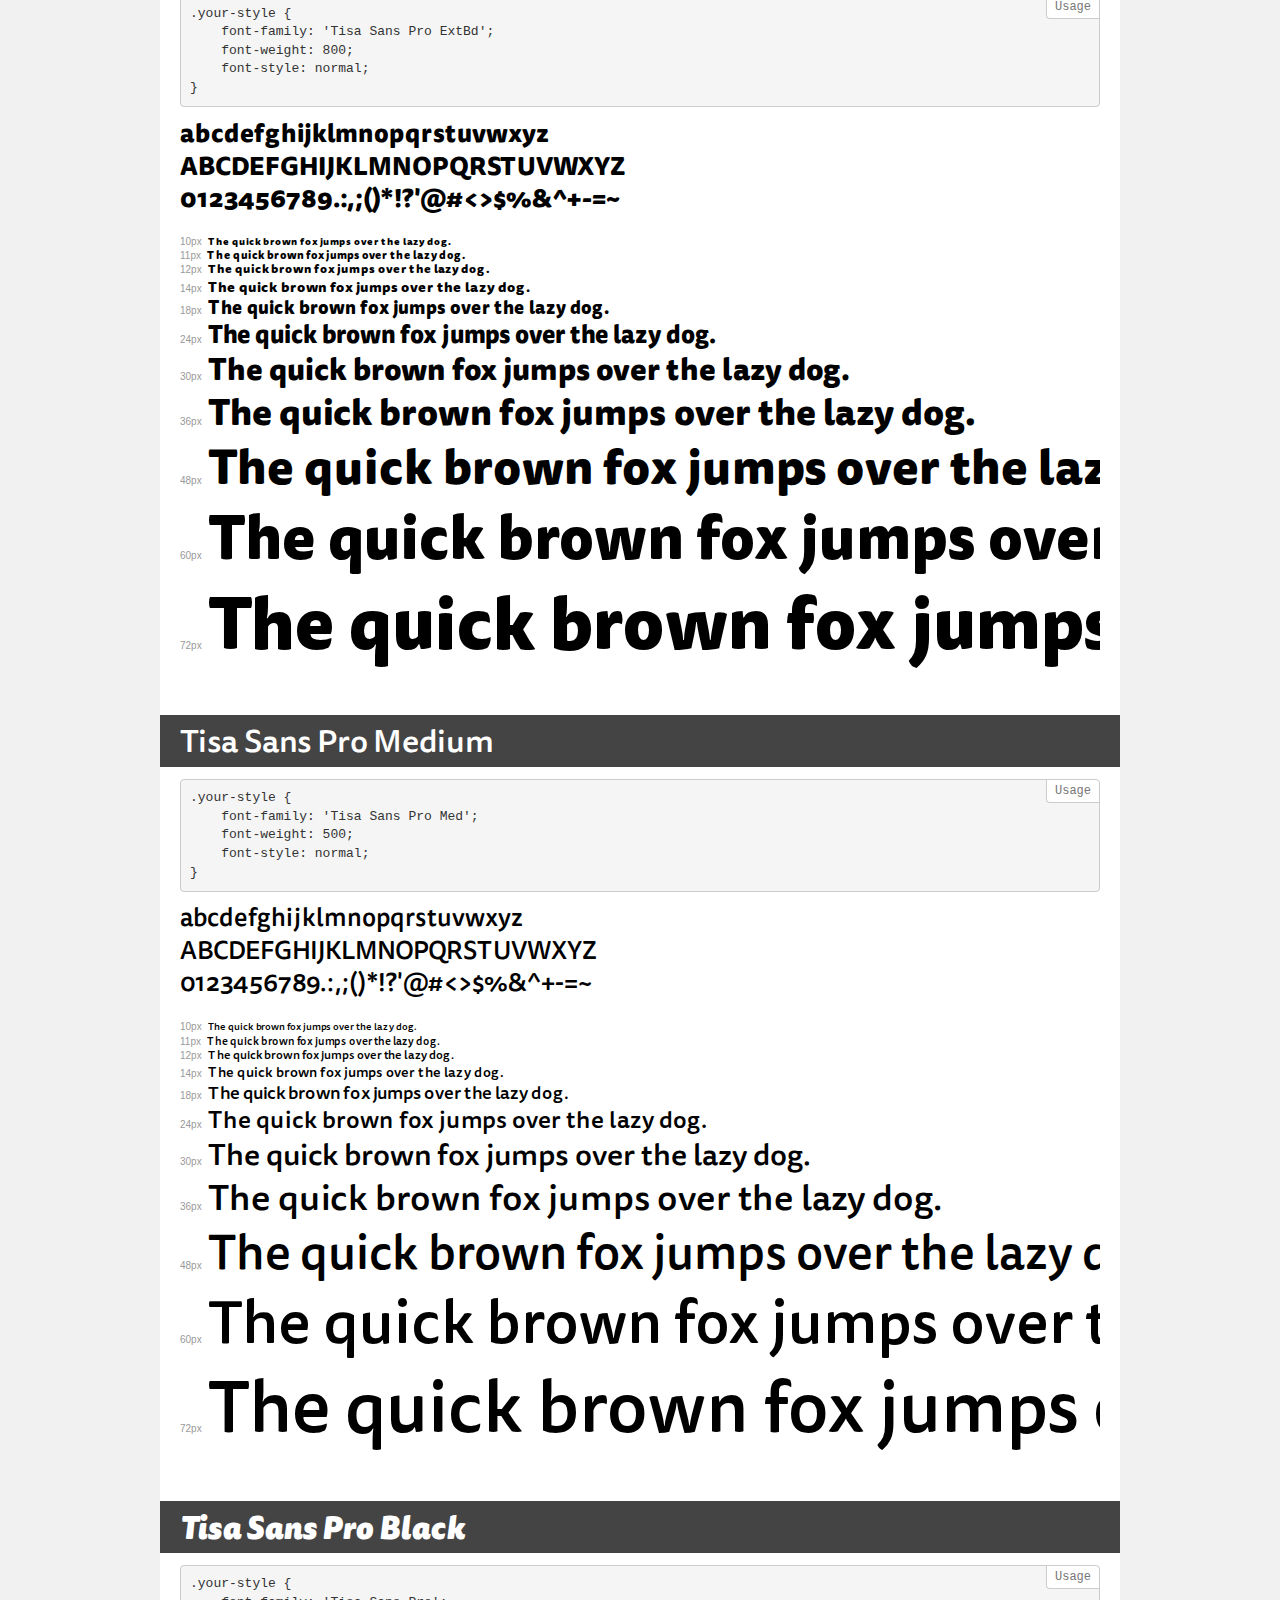
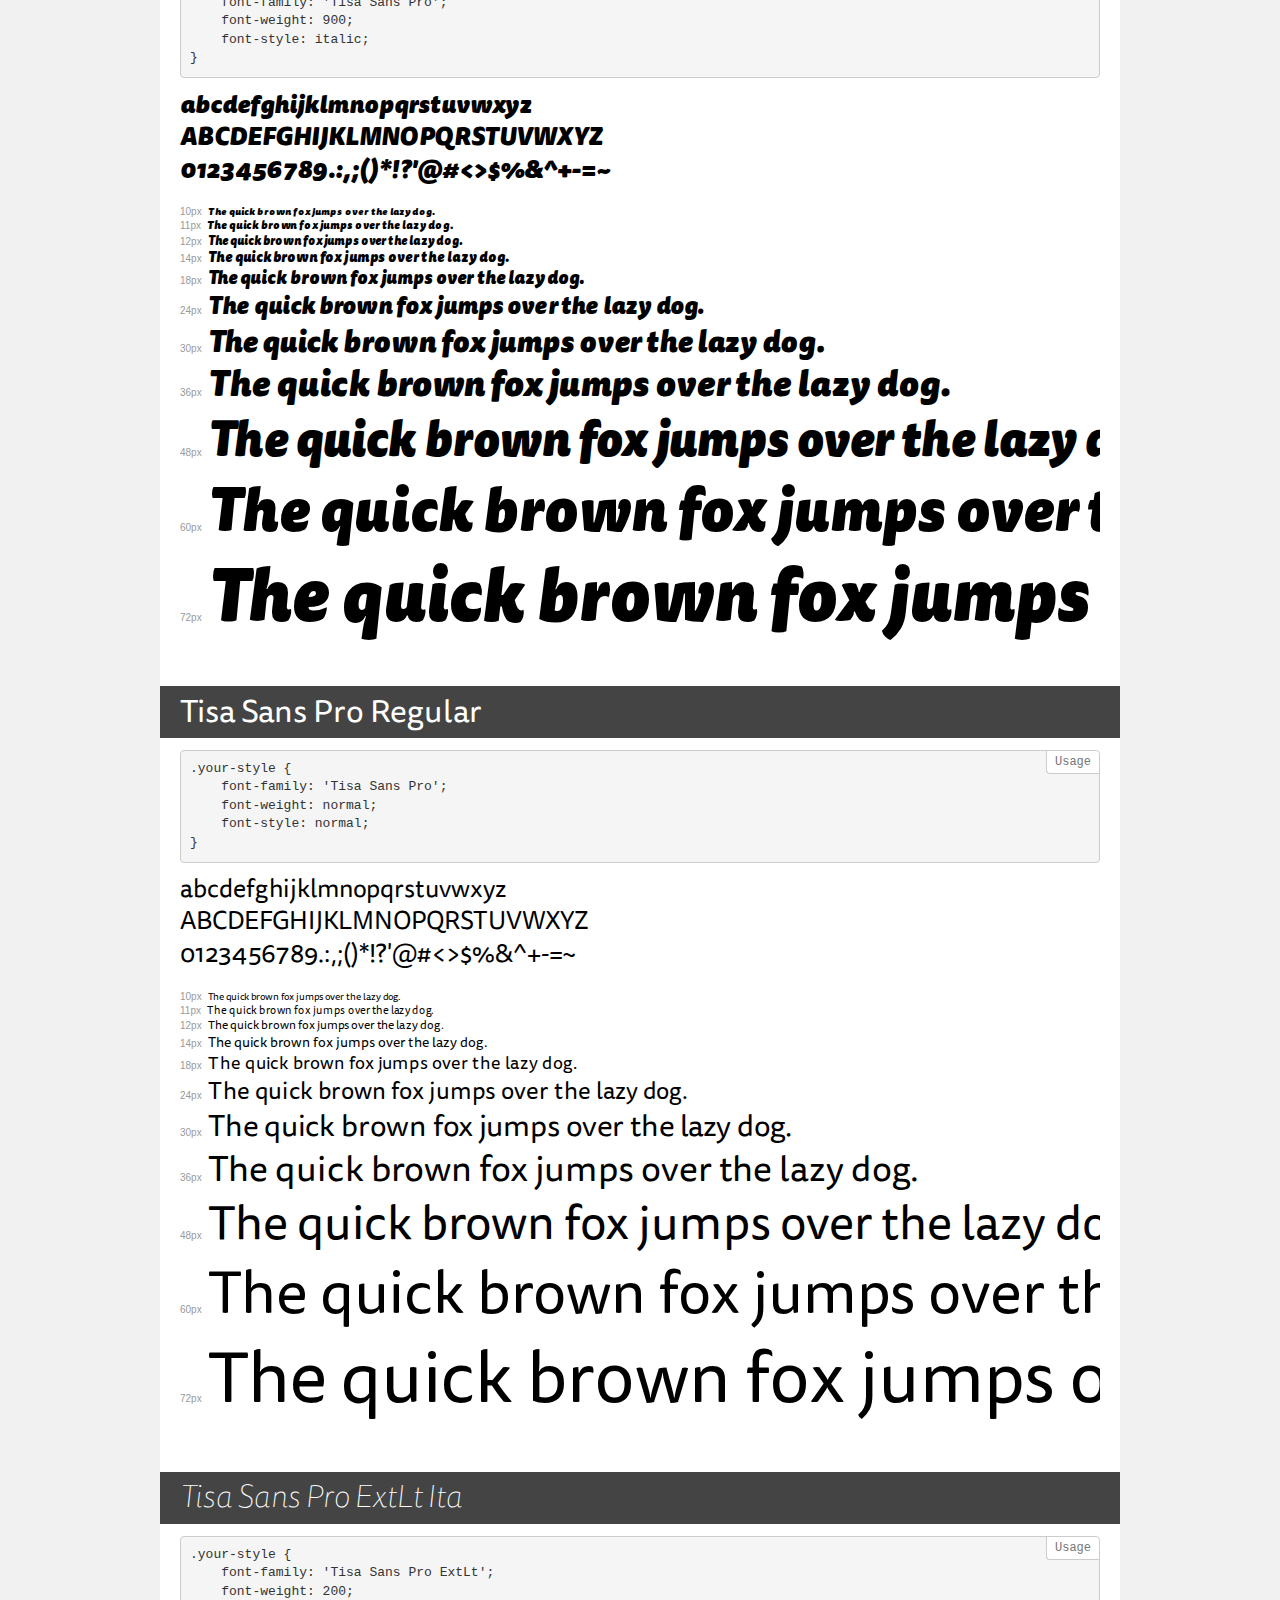
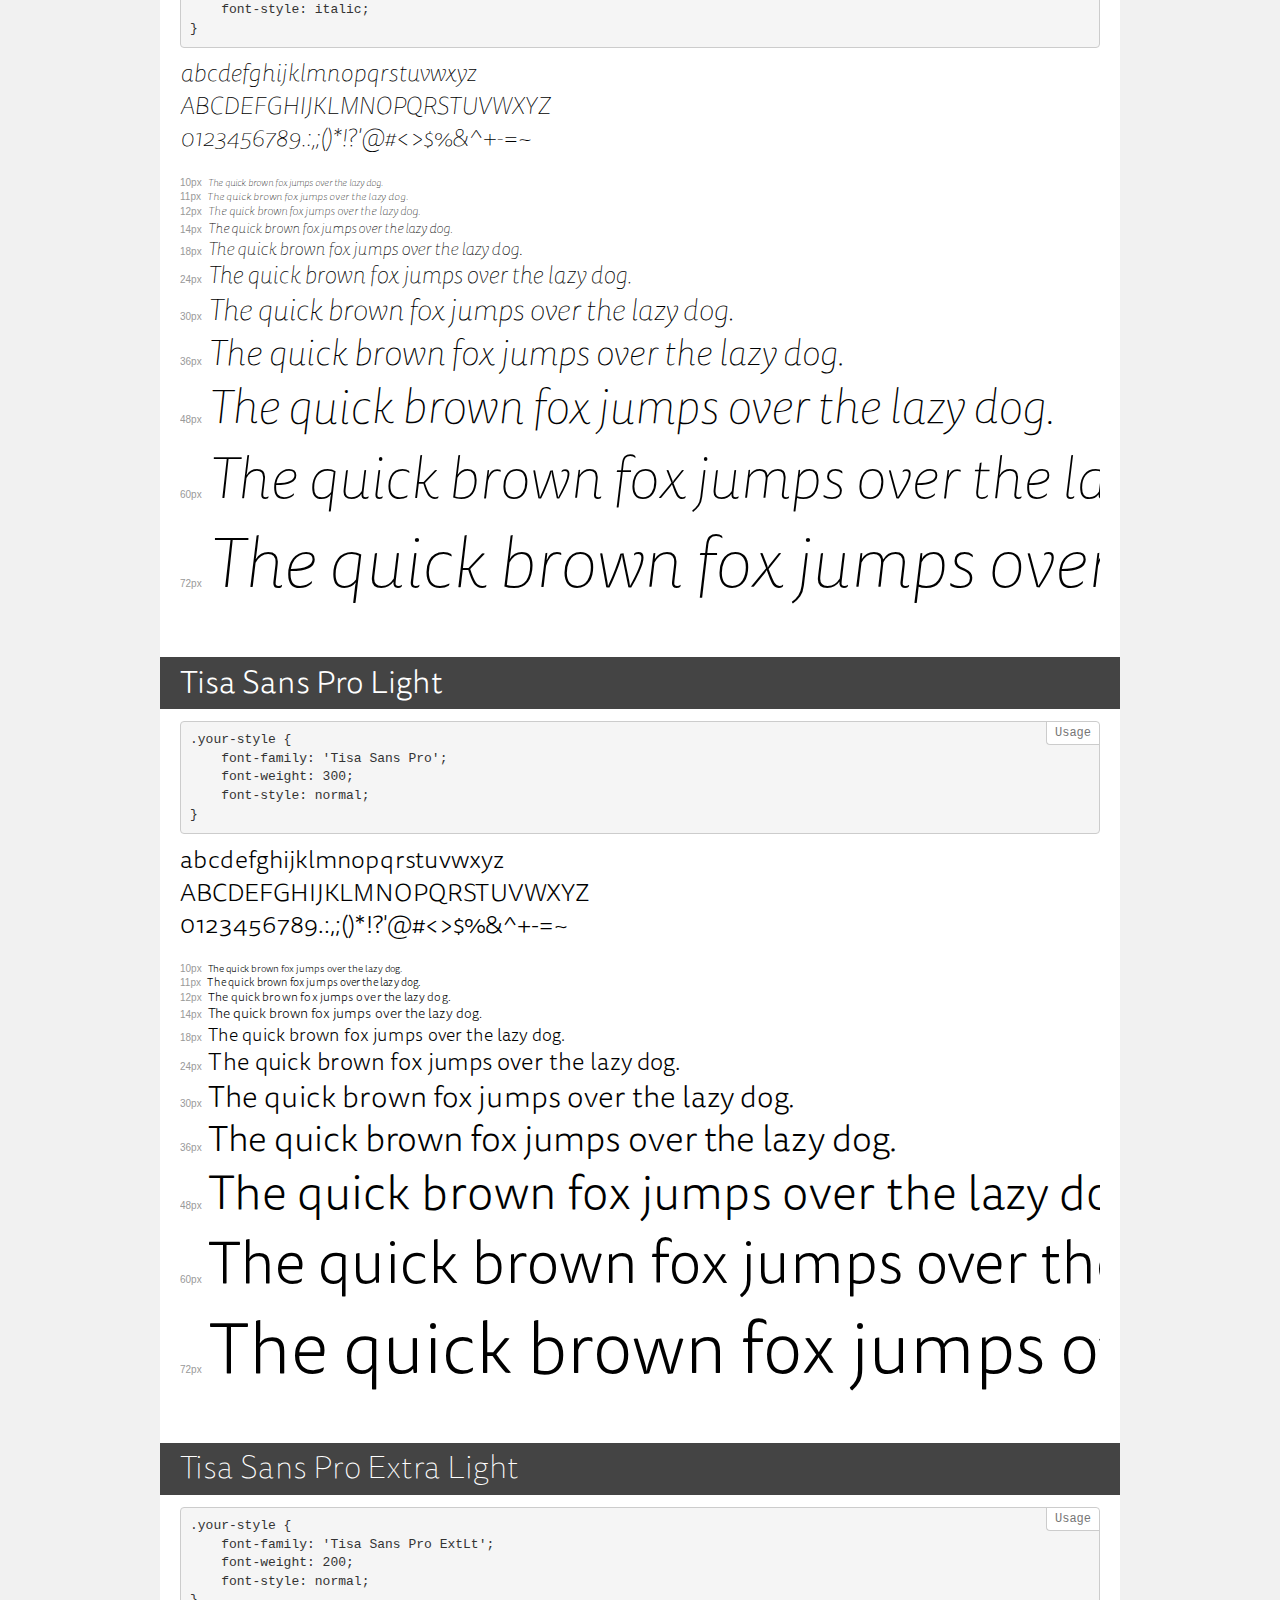
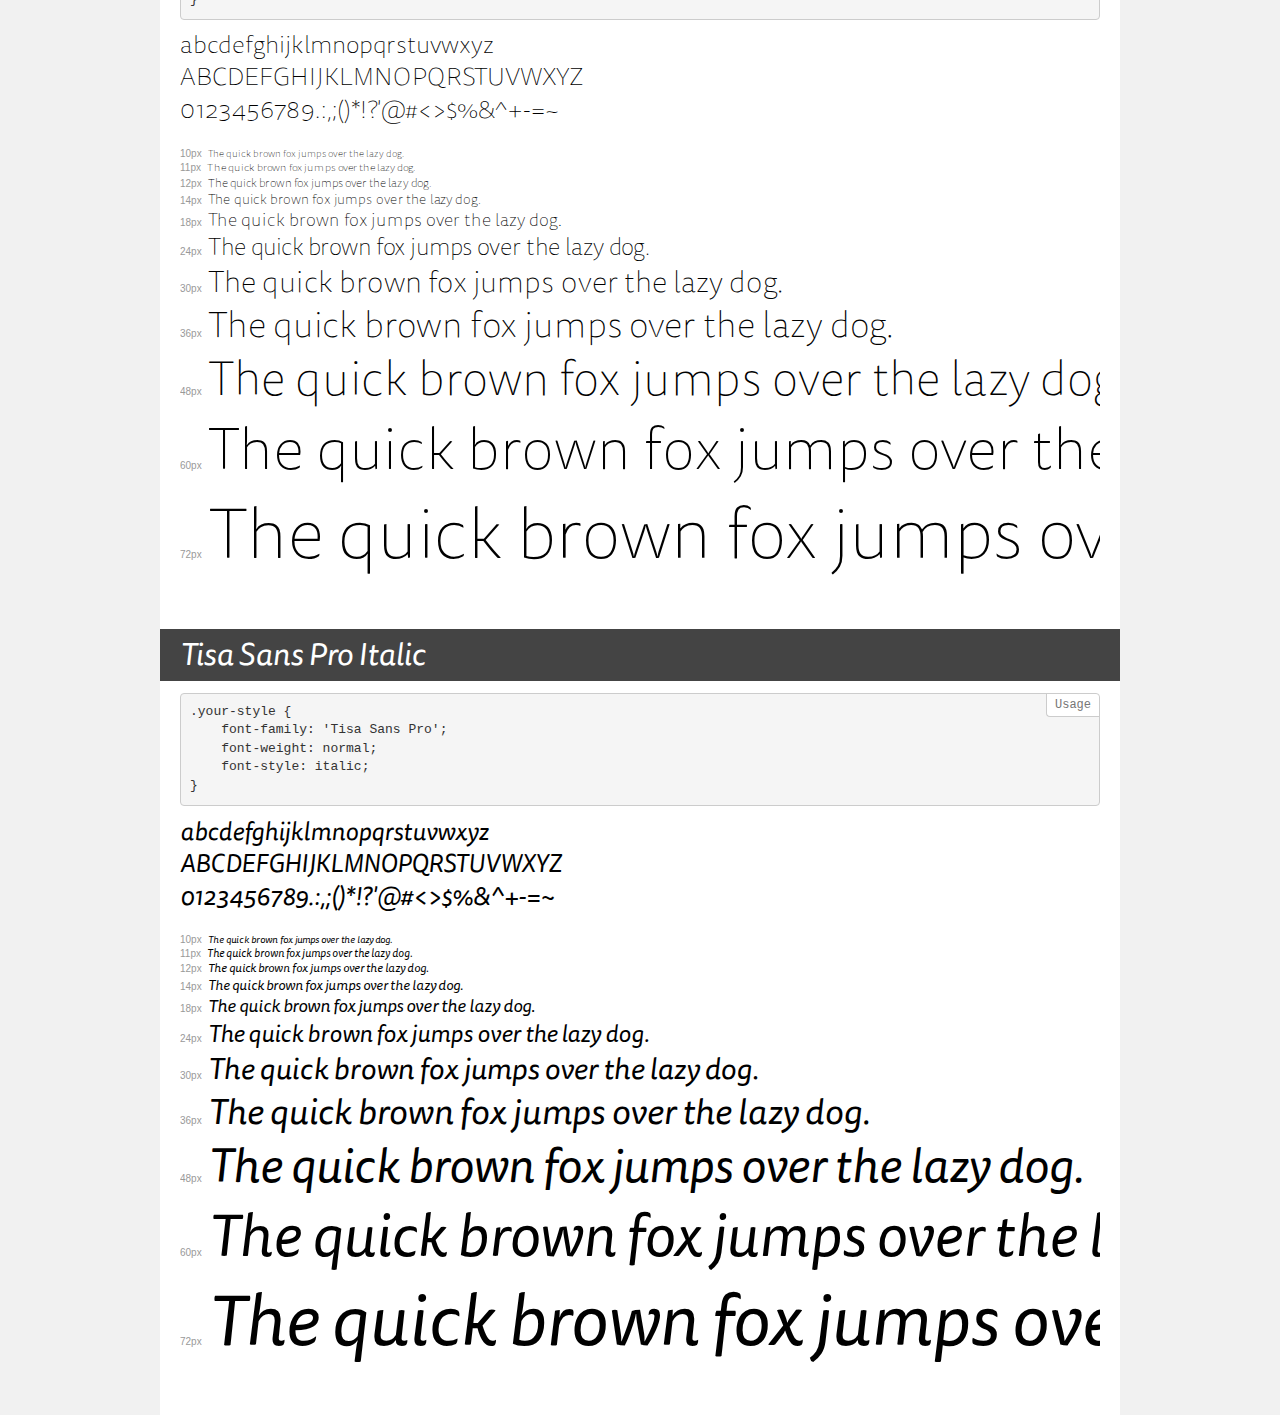
<file: font/demo.html>
<!DOCTYPE html>
<html>
<head>
    <meta charset="utf-8">
    <meta http-equiv="X-UA-Compatible" content="IE=edge">
    <meta name="viewport" content="width=device-width, initial-scale=1">
    <meta name="robots" content="noindex, noarchive">
    <meta name="format-detection" content="telephone=no">
    <title>Transfonter demo</title>
    <link href="stylesheet.css" rel="stylesheet">
    <style>
        /*
        http://meyerweb.com/eric/tools/css/reset/
        v2.0 | 20110126
        License: none (public domain)
        */
        html, body, div, span, applet, object, iframe,
        h1, h2, h3, h4, h5, h6, p, blockquote, pre,
        a, abbr, acronym, address, big, cite, code,
        del, dfn, em, img, ins, kbd, q, s, samp,
        small, strike, strong, sub, sup, tt, var,
        b, u, i, center,
        dl, dt, dd, ol, ul, li,
        fieldset, form, label, legend,
        table, caption, tbody, tfoot, thead, tr, th, td,
        article, aside, canvas, details, embed,
        figure, figcaption, footer, header, hgroup,
        menu, nav, output, ruby, section, summary,
        time, mark, audio, video {
            margin: 0;
            padding: 0;
            border: 0;
            font-size: 100%;
            font: inherit;
            vertical-align: baseline;
        }
        /* HTML5 display-role reset for older browsers */
        article, aside, details, figcaption, figure,
        footer, header, hgroup, menu, nav, section {
            display: block;
        }
        body {
            line-height: 1;
        }
        ol, ul {
            list-style: none;
        }
        blockquote, q {
            quotes: none;
        }
        blockquote:before, blockquote:after,
        q:before, q:after {
            content: '';
            content: none;
        }
        table {
            border-collapse: collapse;
            border-spacing: 0;
        }
        /* common styles */
        body {
            background: #f1f1f1;
            color: #000;
        }
        .page {
            background: #fff;
            width: 920px;
            margin: 0 auto;
            padding: 20px 20px 0 20px;
            overflow: hidden;
        }
        .font-container {
            overflow-x: auto;
            overflow-y: hidden;
            margin-bottom: 40px;
            line-height: 1.3;
            white-space: nowrap;
            padding-bottom: 5px;
        }
        h1 {
            position: relative;
            background: #444;
            font-size: 32px;
            color: #fff;
            padding: 10px 20px;
            margin: 0 -20px 12px -20px;
        }
        .letters {
            font-size: 25px;
            margin-bottom: 20px;
        }
        .s10:before {
            content: '10px';
        }
        .s11:before {
            content: '11px';
        }
        .s12:before {
            content: '12px';
        }
        .s14:before {
            content: '14px';
        }
        .s18:before {
            content: '18px';
        }
        .s24:before {
            content: '24px';
        }
        .s30:before {
            content: '30px';
        }
        .s36:before {
            content: '36px';
        }
        .s48:before {
            content: '48px';
        }
        .s60:before {
            content: '60px';
        }
        .s72:before {
            content: '72px';
        }
        .s10:before, .s11:before, .s12:before, .s14:before,
        .s18:before, .s24:before, .s30:before, .s36:before,
        .s48:before, .s60:before, .s72:before {
            font-family: Arial, sans-serif;
            font-size: 10px;
            font-weight: normal;
            font-style: normal;
            color: #999;
            padding-right: 6px;
        }
        pre {
            display: block;
            position: relative;
            padding: 9px;
            margin: 0 0 10px;
            font-family: Monaco, Menlo, Consolas, "Courier New", monospace !important;
            font-size: 13px;
            line-height: 1.428571429;
            color: #333;
            font-weight: normal !important;
            font-style: normal !important;
            background-color: #f5f5f5;
            border: 1px solid #ccc;
            overflow-x: auto;
            border-radius: 4px;
        }
        pre:after {
            display: block;
            position: absolute;
            right: 0;
            top: 0;
            content: 'Usage';
            line-height: 1;
            padding: 5px 8px;
            font-size: 12px;
            color: #767676;
            background-color: #fff;
            border: 1px solid #ccc;
            border-right: none;
            border-top: none;
            border-radius: 0 4px 0 4px;
            z-index: 10;
        }
        /* responsive */
        @media (max-width: 959px) {
            .page {
                width: auto;
                margin: 0;
            }
        }
    </style>
</head>
<body>
<div class="page">
    <div class="demo" style="font-family: 'Tisa Sans Pro Black'; font-weight: 900; font-style: italic;">
        <h1>Tisa Sans Pro Black Italic</h1>
        <pre>.your-style {
    font-family: 'Tisa Sans Pro Black';
    font-weight: 900;
    font-style: italic;
}</pre>
        <div class="font-container">
            <p class="letters">
                abcdefghijklmnopqrstuvwxyz<br>
ABCDEFGHIJKLMNOPQRSTUVWXYZ<br>
                0123456789.:,;()*!?'@#<>$%&^+-=~
            </p>
            <p class="s10" style="font-size: 10px;">The quick brown fox jumps over the lazy dog.</p>
            <p class="s11" style="font-size: 11px;">The quick brown fox jumps over the lazy dog.</p>
            <p class="s12" style="font-size: 12px;">The quick brown fox jumps over the lazy dog.</p>
            <p class="s14" style="font-size: 14px;">The quick brown fox jumps over the lazy dog.</p>
            <p class="s18" style="font-size: 18px;">The quick brown fox jumps over the lazy dog.</p>
            <p class="s24" style="font-size: 24px;">The quick brown fox jumps over the lazy dog.</p>
            <p class="s30" style="font-size: 30px;">The quick brown fox jumps over the lazy dog.</p>
            <p class="s36" style="font-size: 36px;">The quick brown fox jumps over the lazy dog.</p>
            <p class="s48" style="font-size: 48px;">The quick brown fox jumps over the lazy dog.</p>
            <p class="s60" style="font-size: 60px;">The quick brown fox jumps over the lazy dog.</p>
            <p class="s72" style="font-size: 72px;">The quick brown fox jumps over the lazy dog.</p>
        </div>
    </div>
    <div class="demo" style="font-family: 'Tisa Sans Pro'; font-weight: bold; font-style: normal;">
        <h1>Tisa Sans Pro Bold</h1>
        <pre>.your-style {
    font-family: 'Tisa Sans Pro';
    font-weight: bold;
    font-style: normal;
}</pre>
        <div class="font-container">
            <p class="letters">
                abcdefghijklmnopqrstuvwxyz<br>
ABCDEFGHIJKLMNOPQRSTUVWXYZ<br>
                0123456789.:,;()*!?'@#<>$%&^+-=~
            </p>
            <p class="s10" style="font-size: 10px;">The quick brown fox jumps over the lazy dog.</p>
            <p class="s11" style="font-size: 11px;">The quick brown fox jumps over the lazy dog.</p>
            <p class="s12" style="font-size: 12px;">The quick brown fox jumps over the lazy dog.</p>
            <p class="s14" style="font-size: 14px;">The quick brown fox jumps over the lazy dog.</p>
            <p class="s18" style="font-size: 18px;">The quick brown fox jumps over the lazy dog.</p>
            <p class="s24" style="font-size: 24px;">The quick brown fox jumps over the lazy dog.</p>
            <p class="s30" style="font-size: 30px;">The quick brown fox jumps over the lazy dog.</p>
            <p class="s36" style="font-size: 36px;">The quick brown fox jumps over the lazy dog.</p>
            <p class="s48" style="font-size: 48px;">The quick brown fox jumps over the lazy dog.</p>
            <p class="s60" style="font-size: 60px;">The quick brown fox jumps over the lazy dog.</p>
            <p class="s72" style="font-size: 72px;">The quick brown fox jumps over the lazy dog.</p>
        </div>
    </div>
    <div class="demo" style="font-family: 'Tisa Sans Pro Med'; font-weight: 500; font-style: italic;">
        <h1>Tisa Sans Pro Medium Italic</h1>
        <pre>.your-style {
    font-family: 'Tisa Sans Pro Med';
    font-weight: 500;
    font-style: italic;
}</pre>
        <div class="font-container">
            <p class="letters">
                abcdefghijklmnopqrstuvwxyz<br>
ABCDEFGHIJKLMNOPQRSTUVWXYZ<br>
                0123456789.:,;()*!?'@#<>$%&^+-=~
            </p>
            <p class="s10" style="font-size: 10px;">The quick brown fox jumps over the lazy dog.</p>
            <p class="s11" style="font-size: 11px;">The quick brown fox jumps over the lazy dog.</p>
            <p class="s12" style="font-size: 12px;">The quick brown fox jumps over the lazy dog.</p>
            <p class="s14" style="font-size: 14px;">The quick brown fox jumps over the lazy dog.</p>
            <p class="s18" style="font-size: 18px;">The quick brown fox jumps over the lazy dog.</p>
            <p class="s24" style="font-size: 24px;">The quick brown fox jumps over the lazy dog.</p>
            <p class="s30" style="font-size: 30px;">The quick brown fox jumps over the lazy dog.</p>
            <p class="s36" style="font-size: 36px;">The quick brown fox jumps over the lazy dog.</p>
            <p class="s48" style="font-size: 48px;">The quick brown fox jumps over the lazy dog.</p>
            <p class="s60" style="font-size: 60px;">The quick brown fox jumps over the lazy dog.</p>
            <p class="s72" style="font-size: 72px;">The quick brown fox jumps over the lazy dog.</p>
        </div>
    </div>
    <div class="demo" style="font-family: 'Tisa Sans Pro ExtBd'; font-weight: 800; font-style: italic;">
        <h1>Tisa Sans Pro Extra Bold Italic</h1>
        <pre>.your-style {
    font-family: 'Tisa Sans Pro ExtBd';
    font-weight: 800;
    font-style: italic;
}</pre>
        <div class="font-container">
            <p class="letters">
                abcdefghijklmnopqrstuvwxyz<br>
ABCDEFGHIJKLMNOPQRSTUVWXYZ<br>
                0123456789.:,;()*!?'@#<>$%&^+-=~
            </p>
            <p class="s10" style="font-size: 10px;">The quick brown fox jumps over the lazy dog.</p>
            <p class="s11" style="font-size: 11px;">The quick brown fox jumps over the lazy dog.</p>
            <p class="s12" style="font-size: 12px;">The quick brown fox jumps over the lazy dog.</p>
            <p class="s14" style="font-size: 14px;">The quick brown fox jumps over the lazy dog.</p>
            <p class="s18" style="font-size: 18px;">The quick brown fox jumps over the lazy dog.</p>
            <p class="s24" style="font-size: 24px;">The quick brown fox jumps over the lazy dog.</p>
            <p class="s30" style="font-size: 30px;">The quick brown fox jumps over the lazy dog.</p>
            <p class="s36" style="font-size: 36px;">The quick brown fox jumps over the lazy dog.</p>
            <p class="s48" style="font-size: 48px;">The quick brown fox jumps over the lazy dog.</p>
            <p class="s60" style="font-size: 60px;">The quick brown fox jumps over the lazy dog.</p>
            <p class="s72" style="font-size: 72px;">The quick brown fox jumps over the lazy dog.</p>
        </div>
    </div>
    <div class="demo" style="font-family: 'Tisa Sans Pro'; font-weight: bold; font-style: italic;">
        <h1>Tisa Sans Pro Bold Italic</h1>
        <pre>.your-style {
    font-family: 'Tisa Sans Pro';
    font-weight: bold;
    font-style: italic;
}</pre>
        <div class="font-container">
            <p class="letters">
                abcdefghijklmnopqrstuvwxyz<br>
ABCDEFGHIJKLMNOPQRSTUVWXYZ<br>
                0123456789.:,;()*!?'@#<>$%&^+-=~
            </p>
            <p class="s10" style="font-size: 10px;">The quick brown fox jumps over the lazy dog.</p>
            <p class="s11" style="font-size: 11px;">The quick brown fox jumps over the lazy dog.</p>
            <p class="s12" style="font-size: 12px;">The quick brown fox jumps over the lazy dog.</p>
            <p class="s14" style="font-size: 14px;">The quick brown fox jumps over the lazy dog.</p>
            <p class="s18" style="font-size: 18px;">The quick brown fox jumps over the lazy dog.</p>
            <p class="s24" style="font-size: 24px;">The quick brown fox jumps over the lazy dog.</p>
            <p class="s30" style="font-size: 30px;">The quick brown fox jumps over the lazy dog.</p>
            <p class="s36" style="font-size: 36px;">The quick brown fox jumps over the lazy dog.</p>
            <p class="s48" style="font-size: 48px;">The quick brown fox jumps over the lazy dog.</p>
            <p class="s60" style="font-size: 60px;">The quick brown fox jumps over the lazy dog.</p>
            <p class="s72" style="font-size: 72px;">The quick brown fox jumps over the lazy dog.</p>
        </div>
    </div>
    <div class="demo" style="font-family: 'Tisa Sans Pro'; font-weight: 300; font-style: italic;">
        <h1>Tisa Sans Pro Light Italic</h1>
        <pre>.your-style {
    font-family: 'Tisa Sans Pro';
    font-weight: 300;
    font-style: italic;
}</pre>
        <div class="font-container">
            <p class="letters">
                abcdefghijklmnopqrstuvwxyz<br>
ABCDEFGHIJKLMNOPQRSTUVWXYZ<br>
                0123456789.:,;()*!?'@#<>$%&^+-=~
            </p>
            <p class="s10" style="font-size: 10px;">The quick brown fox jumps over the lazy dog.</p>
            <p class="s11" style="font-size: 11px;">The quick brown fox jumps over the lazy dog.</p>
            <p class="s12" style="font-size: 12px;">The quick brown fox jumps over the lazy dog.</p>
            <p class="s14" style="font-size: 14px;">The quick brown fox jumps over the lazy dog.</p>
            <p class="s18" style="font-size: 18px;">The quick brown fox jumps over the lazy dog.</p>
            <p class="s24" style="font-size: 24px;">The quick brown fox jumps over the lazy dog.</p>
            <p class="s30" style="font-size: 30px;">The quick brown fox jumps over the lazy dog.</p>
            <p class="s36" style="font-size: 36px;">The quick brown fox jumps over the lazy dog.</p>
            <p class="s48" style="font-size: 48px;">The quick brown fox jumps over the lazy dog.</p>
            <p class="s60" style="font-size: 60px;">The quick brown fox jumps over the lazy dog.</p>
            <p class="s72" style="font-size: 72px;">The quick brown fox jumps over the lazy dog.</p>
        </div>
    </div>
    <div class="demo" style="font-family: 'Tisa Sans Pro ExtBd'; font-weight: 800; font-style: normal;">
        <h1>Tisa Sans Pro Extra Bold</h1>
        <pre>.your-style {
    font-family: 'Tisa Sans Pro ExtBd';
    font-weight: 800;
    font-style: normal;
}</pre>
        <div class="font-container">
            <p class="letters">
                abcdefghijklmnopqrstuvwxyz<br>
ABCDEFGHIJKLMNOPQRSTUVWXYZ<br>
                0123456789.:,;()*!?'@#<>$%&^+-=~
            </p>
            <p class="s10" style="font-size: 10px;">The quick brown fox jumps over the lazy dog.</p>
            <p class="s11" style="font-size: 11px;">The quick brown fox jumps over the lazy dog.</p>
            <p class="s12" style="font-size: 12px;">The quick brown fox jumps over the lazy dog.</p>
            <p class="s14" style="font-size: 14px;">The quick brown fox jumps over the lazy dog.</p>
            <p class="s18" style="font-size: 18px;">The quick brown fox jumps over the lazy dog.</p>
            <p class="s24" style="font-size: 24px;">The quick brown fox jumps over the lazy dog.</p>
            <p class="s30" style="font-size: 30px;">The quick brown fox jumps over the lazy dog.</p>
            <p class="s36" style="font-size: 36px;">The quick brown fox jumps over the lazy dog.</p>
            <p class="s48" style="font-size: 48px;">The quick brown fox jumps over the lazy dog.</p>
            <p class="s60" style="font-size: 60px;">The quick brown fox jumps over the lazy dog.</p>
            <p class="s72" style="font-size: 72px;">The quick brown fox jumps over the lazy dog.</p>
        </div>
    </div>
    <div class="demo" style="font-family: 'Tisa Sans Pro Med'; font-weight: 500; font-style: normal;">
        <h1>Tisa Sans Pro Medium</h1>
        <pre>.your-style {
    font-family: 'Tisa Sans Pro Med';
    font-weight: 500;
    font-style: normal;
}</pre>
        <div class="font-container">
            <p class="letters">
                abcdefghijklmnopqrstuvwxyz<br>
ABCDEFGHIJKLMNOPQRSTUVWXYZ<br>
                0123456789.:,;()*!?'@#<>$%&^+-=~
            </p>
            <p class="s10" style="font-size: 10px;">The quick brown fox jumps over the lazy dog.</p>
            <p class="s11" style="font-size: 11px;">The quick brown fox jumps over the lazy dog.</p>
            <p class="s12" style="font-size: 12px;">The quick brown fox jumps over the lazy dog.</p>
            <p class="s14" style="font-size: 14px;">The quick brown fox jumps over the lazy dog.</p>
            <p class="s18" style="font-size: 18px;">The quick brown fox jumps over the lazy dog.</p>
            <p class="s24" style="font-size: 24px;">The quick brown fox jumps over the lazy dog.</p>
            <p class="s30" style="font-size: 30px;">The quick brown fox jumps over the lazy dog.</p>
            <p class="s36" style="font-size: 36px;">The quick brown fox jumps over the lazy dog.</p>
            <p class="s48" style="font-size: 48px;">The quick brown fox jumps over the lazy dog.</p>
            <p class="s60" style="font-size: 60px;">The quick brown fox jumps over the lazy dog.</p>
            <p class="s72" style="font-size: 72px;">The quick brown fox jumps over the lazy dog.</p>
        </div>
    </div>
    <div class="demo" style="font-family: 'Tisa Sans Pro'; font-weight: 900; font-style: italic;">
        <h1>Tisa Sans Pro Black</h1>
        <pre>.your-style {
    font-family: 'Tisa Sans Pro';
    font-weight: 900;
    font-style: italic;
}</pre>
        <div class="font-container">
            <p class="letters">
                abcdefghijklmnopqrstuvwxyz<br>
ABCDEFGHIJKLMNOPQRSTUVWXYZ<br>
                0123456789.:,;()*!?'@#<>$%&^+-=~
            </p>
            <p class="s10" style="font-size: 10px;">The quick brown fox jumps over the lazy dog.</p>
            <p class="s11" style="font-size: 11px;">The quick brown fox jumps over the lazy dog.</p>
            <p class="s12" style="font-size: 12px;">The quick brown fox jumps over the lazy dog.</p>
            <p class="s14" style="font-size: 14px;">The quick brown fox jumps over the lazy dog.</p>
            <p class="s18" style="font-size: 18px;">The quick brown fox jumps over the lazy dog.</p>
            <p class="s24" style="font-size: 24px;">The quick brown fox jumps over the lazy dog.</p>
            <p class="s30" style="font-size: 30px;">The quick brown fox jumps over the lazy dog.</p>
            <p class="s36" style="font-size: 36px;">The quick brown fox jumps over the lazy dog.</p>
            <p class="s48" style="font-size: 48px;">The quick brown fox jumps over the lazy dog.</p>
            <p class="s60" style="font-size: 60px;">The quick brown fox jumps over the lazy dog.</p>
            <p class="s72" style="font-size: 72px;">The quick brown fox jumps over the lazy dog.</p>
        </div>
    </div>
    <div class="demo" style="font-family: 'Tisa Sans Pro'; font-weight: normal; font-style: normal;">
        <h1>Tisa Sans Pro Regular</h1>
        <pre>.your-style {
    font-family: 'Tisa Sans Pro';
    font-weight: normal;
    font-style: normal;
}</pre>
        <div class="font-container">
            <p class="letters">
                abcdefghijklmnopqrstuvwxyz<br>
ABCDEFGHIJKLMNOPQRSTUVWXYZ<br>
                0123456789.:,;()*!?'@#<>$%&^+-=~
            </p>
            <p class="s10" style="font-size: 10px;">The quick brown fox jumps over the lazy dog.</p>
            <p class="s11" style="font-size: 11px;">The quick brown fox jumps over the lazy dog.</p>
            <p class="s12" style="font-size: 12px;">The quick brown fox jumps over the lazy dog.</p>
            <p class="s14" style="font-size: 14px;">The quick brown fox jumps over the lazy dog.</p>
            <p class="s18" style="font-size: 18px;">The quick brown fox jumps over the lazy dog.</p>
            <p class="s24" style="font-size: 24px;">The quick brown fox jumps over the lazy dog.</p>
            <p class="s30" style="font-size: 30px;">The quick brown fox jumps over the lazy dog.</p>
            <p class="s36" style="font-size: 36px;">The quick brown fox jumps over the lazy dog.</p>
            <p class="s48" style="font-size: 48px;">The quick brown fox jumps over the lazy dog.</p>
            <p class="s60" style="font-size: 60px;">The quick brown fox jumps over the lazy dog.</p>
            <p class="s72" style="font-size: 72px;">The quick brown fox jumps over the lazy dog.</p>
        </div>
    </div>
    <div class="demo" style="font-family: 'Tisa Sans Pro ExtLt'; font-weight: 200; font-style: italic;">
        <h1>Tisa Sans Pro ExtLt Ita</h1>
        <pre>.your-style {
    font-family: 'Tisa Sans Pro ExtLt';
    font-weight: 200;
    font-style: italic;
}</pre>
        <div class="font-container">
            <p class="letters">
                abcdefghijklmnopqrstuvwxyz<br>
ABCDEFGHIJKLMNOPQRSTUVWXYZ<br>
                0123456789.:,;()*!?'@#<>$%&^+-=~
            </p>
            <p class="s10" style="font-size: 10px;">The quick brown fox jumps over the lazy dog.</p>
            <p class="s11" style="font-size: 11px;">The quick brown fox jumps over the lazy dog.</p>
            <p class="s12" style="font-size: 12px;">The quick brown fox jumps over the lazy dog.</p>
            <p class="s14" style="font-size: 14px;">The quick brown fox jumps over the lazy dog.</p>
            <p class="s18" style="font-size: 18px;">The quick brown fox jumps over the lazy dog.</p>
            <p class="s24" style="font-size: 24px;">The quick brown fox jumps over the lazy dog.</p>
            <p class="s30" style="font-size: 30px;">The quick brown fox jumps over the lazy dog.</p>
            <p class="s36" style="font-size: 36px;">The quick brown fox jumps over the lazy dog.</p>
            <p class="s48" style="font-size: 48px;">The quick brown fox jumps over the lazy dog.</p>
            <p class="s60" style="font-size: 60px;">The quick brown fox jumps over the lazy dog.</p>
            <p class="s72" style="font-size: 72px;">The quick brown fox jumps over the lazy dog.</p>
        </div>
    </div>
    <div class="demo" style="font-family: 'Tisa Sans Pro'; font-weight: 300; font-style: normal;">
        <h1>Tisa Sans Pro Light</h1>
        <pre>.your-style {
    font-family: 'Tisa Sans Pro';
    font-weight: 300;
    font-style: normal;
}</pre>
        <div class="font-container">
            <p class="letters">
                abcdefghijklmnopqrstuvwxyz<br>
ABCDEFGHIJKLMNOPQRSTUVWXYZ<br>
                0123456789.:,;()*!?'@#<>$%&^+-=~
            </p>
            <p class="s10" style="font-size: 10px;">The quick brown fox jumps over the lazy dog.</p>
            <p class="s11" style="font-size: 11px;">The quick brown fox jumps over the lazy dog.</p>
            <p class="s12" style="font-size: 12px;">The quick brown fox jumps over the lazy dog.</p>
            <p class="s14" style="font-size: 14px;">The quick brown fox jumps over the lazy dog.</p>
            <p class="s18" style="font-size: 18px;">The quick brown fox jumps over the lazy dog.</p>
            <p class="s24" style="font-size: 24px;">The quick brown fox jumps over the lazy dog.</p>
            <p class="s30" style="font-size: 30px;">The quick brown fox jumps over the lazy dog.</p>
            <p class="s36" style="font-size: 36px;">The quick brown fox jumps over the lazy dog.</p>
            <p class="s48" style="font-size: 48px;">The quick brown fox jumps over the lazy dog.</p>
            <p class="s60" style="font-size: 60px;">The quick brown fox jumps over the lazy dog.</p>
            <p class="s72" style="font-size: 72px;">The quick brown fox jumps over the lazy dog.</p>
        </div>
    </div>
    <div class="demo" style="font-family: 'Tisa Sans Pro ExtLt'; font-weight: 200; font-style: normal;">
        <h1>Tisa Sans Pro Extra Light</h1>
        <pre>.your-style {
    font-family: 'Tisa Sans Pro ExtLt';
    font-weight: 200;
    font-style: normal;
}</pre>
        <div class="font-container">
            <p class="letters">
                abcdefghijklmnopqrstuvwxyz<br>
ABCDEFGHIJKLMNOPQRSTUVWXYZ<br>
                0123456789.:,;()*!?'@#<>$%&^+-=~
            </p>
            <p class="s10" style="font-size: 10px;">The quick brown fox jumps over the lazy dog.</p>
            <p class="s11" style="font-size: 11px;">The quick brown fox jumps over the lazy dog.</p>
            <p class="s12" style="font-size: 12px;">The quick brown fox jumps over the lazy dog.</p>
            <p class="s14" style="font-size: 14px;">The quick brown fox jumps over the lazy dog.</p>
            <p class="s18" style="font-size: 18px;">The quick brown fox jumps over the lazy dog.</p>
            <p class="s24" style="font-size: 24px;">The quick brown fox jumps over the lazy dog.</p>
            <p class="s30" style="font-size: 30px;">The quick brown fox jumps over the lazy dog.</p>
            <p class="s36" style="font-size: 36px;">The quick brown fox jumps over the lazy dog.</p>
            <p class="s48" style="font-size: 48px;">The quick brown fox jumps over the lazy dog.</p>
            <p class="s60" style="font-size: 60px;">The quick brown fox jumps over the lazy dog.</p>
            <p class="s72" style="font-size: 72px;">The quick brown fox jumps over the lazy dog.</p>
        </div>
    </div>
    <div class="demo" style="font-family: 'Tisa Sans Pro'; font-weight: normal; font-style: italic;">
        <h1>Tisa Sans Pro Italic</h1>
        <pre>.your-style {
    font-family: 'Tisa Sans Pro';
    font-weight: normal;
    font-style: italic;
}</pre>
        <div class="font-container">
            <p class="letters">
                abcdefghijklmnopqrstuvwxyz<br>
ABCDEFGHIJKLMNOPQRSTUVWXYZ<br>
                0123456789.:,;()*!?'@#<>$%&^+-=~
            </p>
            <p class="s10" style="font-size: 10px;">The quick brown fox jumps over the lazy dog.</p>
            <p class="s11" style="font-size: 11px;">The quick brown fox jumps over the lazy dog.</p>
            <p class="s12" style="font-size: 12px;">The quick brown fox jumps over the lazy dog.</p>
            <p class="s14" style="font-size: 14px;">The quick brown fox jumps over the lazy dog.</p>
            <p class="s18" style="font-size: 18px;">The quick brown fox jumps over the lazy dog.</p>
            <p class="s24" style="font-size: 24px;">The quick brown fox jumps over the lazy dog.</p>
            <p class="s30" style="font-size: 30px;">The quick brown fox jumps over the lazy dog.</p>
            <p class="s36" style="font-size: 36px;">The quick brown fox jumps over the lazy dog.</p>
            <p class="s48" style="font-size: 48px;">The quick brown fox jumps over the lazy dog.</p>
            <p class="s60" style="font-size: 60px;">The quick brown fox jumps over the lazy dog.</p>
            <p class="s72" style="font-size: 72px;">The quick brown fox jumps over the lazy dog.</p>
        </div>
    </div>
</div>
</body>
</html>
</file>
<file: css/styles.css>
* {
  margin: 0;
  padding: 0;
}

body { 
  font-family: 'Tisa Sans Pro';
  color: white;
  height: 100vh;
  line-height: 1.25;
  font-size: 1.25rem;
} 

.container{
  width: 100%;
  height: 100%;
  /* CSS Smooth Scroll */
  overflow-y: scroll; 
  scroll-behavior: smooth;
  scroll-snap-type: y mandatory;
  background-size: cover;
  background-image: 
  linear-gradient(to bottom right, rgba(29, 82, 49, 0.75), rgb(2, 26, 12)),
  url("../images/mainBG/5651988.jpg");
}

/* Nav bar*/
.navbar {
  position: fixed;
  top: 0;
	z-index: 3;
  display: flex;
  width: 100%;
  height: 60px;
  background: rgba(0,0,0,0.7);
}

.navbar ul {
  display: flex;
  list-style: none;
  width: 100%;
  height: 100%;
  justify-content: center;
}

.navbar ul li {
  padding: 1rem;
}

.navbar ul li a {
  text-decoration: none;
  text-transform: uppercase;
  color: #f4f4f4;
}

.navbar ul li b {
  text-transform: uppercase;
}

.navbar ul li a:hover {
  color: #5c821a;
}

.navbar ul li a:hover .dropdown-content{
  display: block;
}

/* Navbar drop menus */
.dropbtn {
  border: none;
  background-color: inherit;
  color: lightGray;
  text-decoration: none;
  cursor: pointer;
}

.dropdown {
  position: relative;
  display: inline-block;
}

.dropdown-content {
  display: none;
  position: absolute;
  background-color: rgba(0,0,0,0.7);
  border-radius: 10px;
  min-width: 200px;
  padding-top: 5%;
  padding-bottom: 5%;
  box-shadow: 0px 8px 16px 0px rgba(0,0,0,0.2);
  z-index: 1;
}

.dropdown-content a {
  color: black;
  padding: 5%;
  text-align: center;
  text-decoration: none;
  text-shadow: black;
  display: block;
}

/* .dropdown-content a:hover {color: #ddd;}*/
.dropdown:hover .dropdown-content {display: block;} 



/* Section */
section {
  display: flex;
  flex-direction: column;
  align-items: center;
  justify-content: center;
  text-align: center;
  width: 100%;
  height: 100vh;
  /* Scroll Snap */
  scroll-snap-align: center;
  overflow: hidden;
}

section h1 {
  font-size: 3rem;
  background-color: #5c821a;
  margin-bottom: 2.5%;
  margin-top: 2.5%;
  padding: 1%;
  padding-left: 5%;
  padding-right: 5%;
  border-radius: 5px;
}

/* About me section*/
#intro_holder {
  margin: 2%;
  margin-left: 10%;
  margin-right: 10%;
  line-height: 1.6;
}

/* highlight text using span*/
#text_highlight { color: #5c821a; }

/* Project Rows and columns*/
.row { display: flex; }

.column {
  flex: 0.333333;
  margin: 1%;
  text-align: left;
}

.column p {
  margin: 2.5%;
  font-size: 1.2rem;
}

.column ul {
  margin-left: 10%;
  font-size: 1.1rem;
  opacity: 75%;
}

/* Project image*/
.imageContainer {
  position: relative;
  text-align: center;
  color: white;
}

.imageContainer > img {
  margin-left: auto;
  margin-right: auto;
  width: 90%;
  border-radius: 10px;
}

/* Project image overlay text*/
.overlay {
  position: absolute;
  bottom: 0%;
  top: 50%;
  left: 5%;
  right: 5%;
  background-color: green;
  opacity:0.8;
  font-size: 1.5vw;
  border-radius: 10px;
}

.overlay > h2 {
  color: white;
  text-align: center;
  margin: 1%;
}

.imageContainer:hover { opacity: 0.6; }

/* Contact Details tab*/
#contactDetails {
  background-color: #5c821a;
  width: 100%;
  height: 40%;
  padding: 1%;
  text-align: center;
  border-radius: 5px;
}

#contactDetails > h4 {
  text-decoration: none;
  margin:0.5%;
}

#contactDetails > a {
  font-size: 1rem;
  font-weight: bolder;
}

#contactDetails > a:visited { color: lightGray; }

#linkedinLogo {
  height:20px;
  vertical-align:middle;
}
/*
other colors: #c6d166;#5c821a;
*/
</file>
<file: css/stylesheet.css>
h1 { text-align: center; }

body { background-color: black; }

#engine-title { color: #5c821a; }
#killerwave-title { color: #f52ca5; }
#volcano-title { color: #ff3300; }
#clashOfCats-title { color: #25a8db; }
#dissertation-title { color: #00a6ff; }
#itinery-title { color: #00a6ff; }
#threeTen-title { color: #461dd8; }


#engine       ul li a:hover { color: #5c821a; }
#killerWave   ul li a:hover { color: #f52ca5; }
#volcano      ul li a:hover { color: #ff3300; }
#clashOfCats  ul li a:hover { color: #25a8db; }
#dissertation ul li a:hover { color: #00a6ff; }
#itinery      ul li a:hover { color: #00a6ff; }
#threeTen    ul li a:hover { color: #461dd8; }

/* Blurred image background image properties */
.background {
  position: fixed;
  top: 0;
  left: 0;
  z-index: 1;
  display: block;
  /* Full height */
  width: 100%;
  height: 100%;
  object-fit: cover;
  background-repeat: no-repeat;
  background-position: center;
  background-size: cover;
  filter: blur(4px);
}

#physicsBackground { background-image: url("../images/Physics_Engine_2.jpg"); }
#killerwave-background { background-image: url("../images/Vaporwave_design_3.jpg"); }
#volcano-background { background-image: url("../images/VolcanoScene.png"); }
#clashOfCats-background { background-image: url("../images/32Meow.jpg"); }
#dissertation-background { background-image: url("../images/Dissertation_2D_2.jpg"); }
#itinery-background { background-image: url("../images/itinery.png"); }
#threeTen-background { background-image: url("../images/3_10.jpg"); }

/* Place content on top of the image */
.content {
  position: absolute;
  top: 70px;
  left: 0;
  right: 0;
  z-index: 2;
}

/* Dropdowns */
.dropdowns {
  padding: 1%;
  max-width: 840px;
  margin: auto;
  margin-bottom: 2.5%;
  opacity: 0.9;
  border-radius: 5px;
}

#engine-dropdowns { background-color: #5c821a; }
#kw-dropdowns { background-color: #f52ca5; }
#volcano-dropdowns { background-color: #ff3300; }
#clashOfCats-dropdowns { background-color: #25a8db; }
#dissertation-dropdowns { background-color: #00a6ff; }
#itinery-dropdowns { background-color: #00a6ff; }
#threeTen-dropdowns { background-color: #1a075e; }

/* Span Color highlights */
#engine-dropdowns       .drop-content p span{ color: #0f1b07; }
#kw-dropdowns           .drop-content p span{color: #3ae6f2; }
#volcano-dropdowns      .drop-content p span{color: #ffbb1c; }
#clashOfCats-dropdowns  .drop-content p span{color: #ff6439; }
#dissertation-dropdowns .drop-content p span{color: #0c646e; }
#itinery-dropdowns      .drop-content p span{color: #0c646e; }
#threeTen-dropdowns    .drop-content p span{color: #f500ab; }

#threeTen-dropdowns    .drop-content p a{color: #f500ab; }
#volcano-dropdowns      .drop-content p a{color: #ffbb1c; }
#clashOfCats-dropdowns  .drop-content p a{color: #FFB745; }

.dropdown-header {
  background-color: inherit;
  color: white;
  cursor: pointer;
  width: 100%;
  border: none;
  text-align: left;
  outline: none;
  font-size: 20px;
  font-weight: bold;
}

.drop-content {
  display: none;
  overflow: hidden;
}

/* Youtube video*/
.embededVideo {
  display: block;
  margin: auto;
  margin-bottom: 2.5%;
  padding-top: 2.5%;
  border-style:none;
}

/* Spec Table properties*/
#specsTable {
  padding: 2%;
  border-radius: 5px;
}

td {
  color:white;
  padding-left: 10px;
}

.table-title {
  font-weight: bold;
  font-size: 20px;
}
</file>
<file: font/stylesheet.css>
@font-face {
    font-family: 'Tisa Sans Pro Black';
    src: url('TisaSansPro-BlackItalic.eot');
    src: local('Tisa Sans Pro Black Italic'), local('TisaSansPro-BlackItalic'),
        url('TisaSansPro-BlackItalic.eot?#iefix') format('embedded-opentype'),
        url('TisaSansPro-BlackItalic.woff2') format('woff2'),
        url('TisaSansPro-BlackItalic.woff') format('woff'),
        url('TisaSansPro-BlackItalic.ttf') format('truetype');
    font-weight: 900;
    font-style: italic;
}

@font-face {
    font-family: 'Tisa Sans Pro';
    src: url('TisaSansPro-Bold.eot');
    src: local('Tisa Sans Pro Bold'), local('TisaSansPro-Bold'),
        url('TisaSansPro-Bold.eot?#iefix') format('embedded-opentype'),
        url('TisaSansPro-Bold.woff2') format('woff2'),
        url('TisaSansPro-Bold.woff') format('woff'),
        url('TisaSansPro-Bold.ttf') format('truetype');
    font-weight: bold;
    font-style: normal;
}

@font-face {
    font-family: 'Tisa Sans Pro Med';
    src: url('TisaSansPro-MediumItalic.eot');
    src: local('Tisa Sans Pro Medium Italic'), local('TisaSansPro-MediumItalic'),
        url('TisaSansPro-MediumItalic.eot?#iefix') format('embedded-opentype'),
        url('TisaSansPro-MediumItalic.woff2') format('woff2'),
        url('TisaSansPro-MediumItalic.woff') format('woff'),
        url('TisaSansPro-MediumItalic.ttf') format('truetype');
    font-weight: 500;
    font-style: italic;
}

@font-face {
    font-family: 'Tisa Sans Pro ExtBd';
    src: url('TisaSansPro-ExtraBoldItalic.eot');
    src: local('Tisa Sans Pro Extra Bold Italic'), local('TisaSansPro-ExtraBoldItalic'),
        url('TisaSansPro-ExtraBoldItalic.eot?#iefix') format('embedded-opentype'),
        url('TisaSansPro-ExtraBoldItalic.woff2') format('woff2'),
        url('TisaSansPro-ExtraBoldItalic.woff') format('woff'),
        url('TisaSansPro-ExtraBoldItalic.ttf') format('truetype');
    font-weight: 800;
    font-style: italic;
}

@font-face {
    font-family: 'Tisa Sans Pro';
    src: url('TisaSansPro-BoldItalic.eot');
    src: local('Tisa Sans Pro Bold Italic'), local('TisaSansPro-BoldItalic'),
        url('TisaSansPro-BoldItalic.eot?#iefix') format('embedded-opentype'),
        url('TisaSansPro-BoldItalic.woff2') format('woff2'),
        url('TisaSansPro-BoldItalic.woff') format('woff'),
        url('TisaSansPro-BoldItalic.ttf') format('truetype');
    font-weight: bold;
    font-style: italic;
}

@font-face {
    font-family: 'Tisa Sans Pro';
    src: url('TisaSansPro-LightItalic.eot');
    src: local('Tisa Sans Pro Light Italic'), local('TisaSansPro-LightItalic'),
        url('TisaSansPro-LightItalic.eot?#iefix') format('embedded-opentype'),
        url('TisaSansPro-LightItalic.woff2') format('woff2'),
        url('TisaSansPro-LightItalic.woff') format('woff'),
        url('TisaSansPro-LightItalic.ttf') format('truetype');
    font-weight: 300;
    font-style: italic;
}

@font-face {
    font-family: 'Tisa Sans Pro ExtBd';
    src: url('TisaSansPro-ExtraBold.eot');
    src: local('Tisa Sans Pro Extra Bold'), local('TisaSansPro-ExtraBold'),
        url('TisaSansPro-ExtraBold.eot?#iefix') format('embedded-opentype'),
        url('TisaSansPro-ExtraBold.woff2') format('woff2'),
        url('TisaSansPro-ExtraBold.woff') format('woff'),
        url('TisaSansPro-ExtraBold.ttf') format('truetype');
    font-weight: 800;
    font-style: normal;
}

@font-face {
    font-family: 'Tisa Sans Pro Med';
    src: url('TisaSansPro-Medium.eot');
    src: local('Tisa Sans Pro Medium'), local('TisaSansPro-Medium'),
        url('TisaSansPro-Medium.eot?#iefix') format('embedded-opentype'),
        url('TisaSansPro-Medium.woff2') format('woff2'),
        url('TisaSansPro-Medium.woff') format('woff'),
        url('TisaSansPro-Medium.ttf') format('truetype');
    font-weight: 500;
    font-style: normal;
}

@font-face {
    font-family: 'Tisa Sans Pro';
    src: url('TisaSansPro-Black.eot');
    src: local('Tisa Sans Pro Black'), local('TisaSansPro-Black'),
        url('TisaSansPro-Black.eot?#iefix') format('embedded-opentype'),
        url('TisaSansPro-Black.woff2') format('woff2'),
        url('TisaSansPro-Black.woff') format('woff'),
        url('TisaSansPro-Black.ttf') format('truetype');
    font-weight: 900;
    font-style: italic;
}

@font-face {
    font-family: 'Tisa Sans Pro';
    src: url('TisaSansPro-Regular.eot');
    src: local('Tisa Sans Pro Regular'), local('TisaSansPro-Regular'),
        url('TisaSansPro-Regular.eot?#iefix') format('embedded-opentype'),
        url('TisaSansPro-Regular.woff2') format('woff2'),
        url('TisaSansPro-Regular.woff') format('woff'),
        url('TisaSansPro-Regular.ttf') format('truetype');
    font-weight: normal;
    font-style: normal;
}

@font-face {
    font-family: 'Tisa Sans Pro ExtLt';
    src: url('TisaSansPro-ExtraLightItalic.eot');
    src: local('Tisa Sans Pro ExtLt Ita'), local('TisaSansPro-ExtraLightItalic'),
        url('TisaSansPro-ExtraLightItalic.eot?#iefix') format('embedded-opentype'),
        url('TisaSansPro-ExtraLightItalic.woff2') format('woff2'),
        url('TisaSansPro-ExtraLightItalic.woff') format('woff'),
        url('TisaSansPro-ExtraLightItalic.ttf') format('truetype');
    font-weight: 200;
    font-style: italic;
}

@font-face {
    font-family: 'Tisa Sans Pro';
    src: url('TisaSansPro-Light.eot');
    src: local('Tisa Sans Pro Light'), local('TisaSansPro-Light'),
        url('TisaSansPro-Light.eot?#iefix') format('embedded-opentype'),
        url('TisaSansPro-Light.woff2') format('woff2'),
        url('TisaSansPro-Light.woff') format('woff'),
        url('TisaSansPro-Light.ttf') format('truetype');
    font-weight: 300;
    font-style: normal;
}

@font-face {
    font-family: 'Tisa Sans Pro ExtLt';
    src: url('TisaSansPro-ExtraLight.eot');
    src: local('Tisa Sans Pro Extra Light'), local('TisaSansPro-ExtraLight'),
        url('TisaSansPro-ExtraLight.eot?#iefix') format('embedded-opentype'),
        url('TisaSansPro-ExtraLight.woff2') format('woff2'),
        url('TisaSansPro-ExtraLight.woff') format('woff'),
        url('TisaSansPro-ExtraLight.ttf') format('truetype');
    font-weight: 200;
    font-style: normal;
}

@font-face {
    font-family: 'Tisa Sans Pro';
    src: url('TisaSansPro-Italic.eot');
    src: local('Tisa Sans Pro Italic'), local('TisaSansPro-Italic'),
        url('TisaSansPro-Italic.eot?#iefix') format('embedded-opentype'),
        url('TisaSansPro-Italic.woff2') format('woff2'),
        url('TisaSansPro-Italic.woff') format('woff'),
        url('TisaSansPro-Italic.ttf') format('truetype');
    font-weight: normal;
    font-style: italic;
}
</file>
